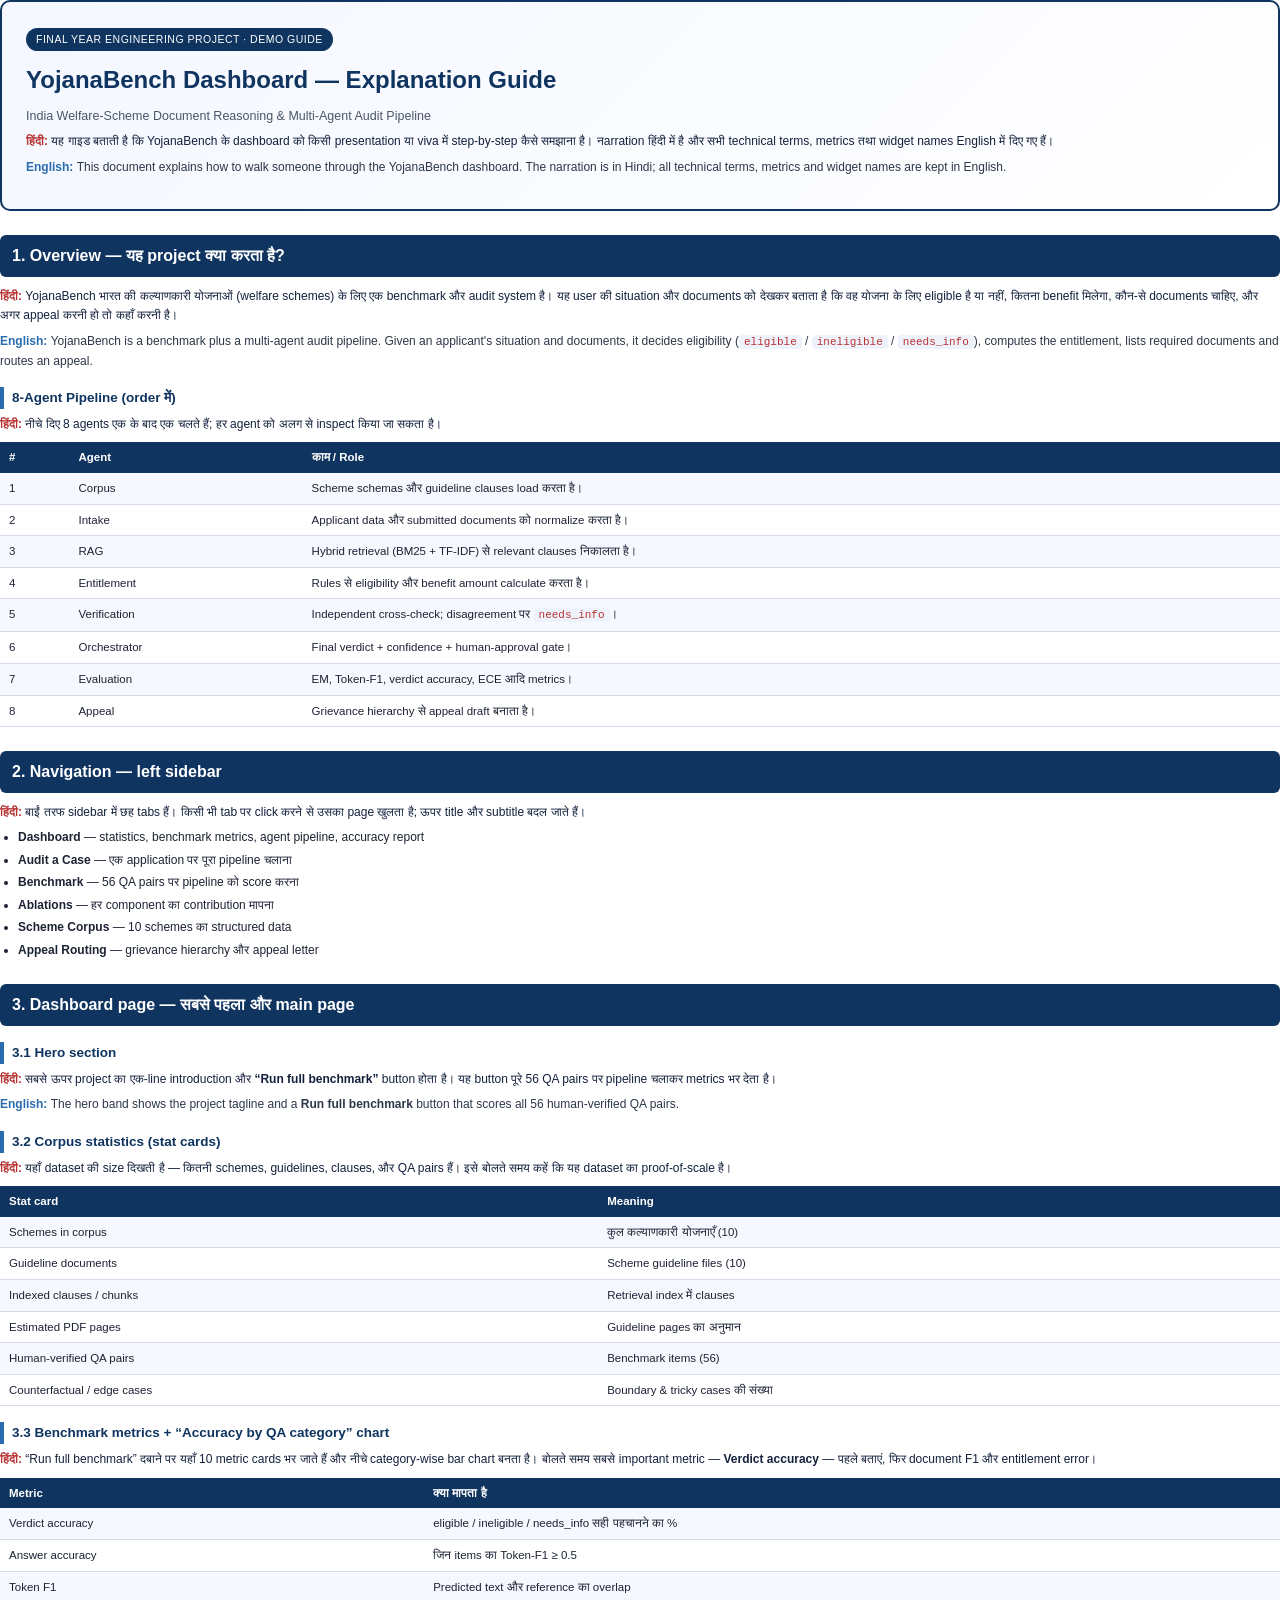
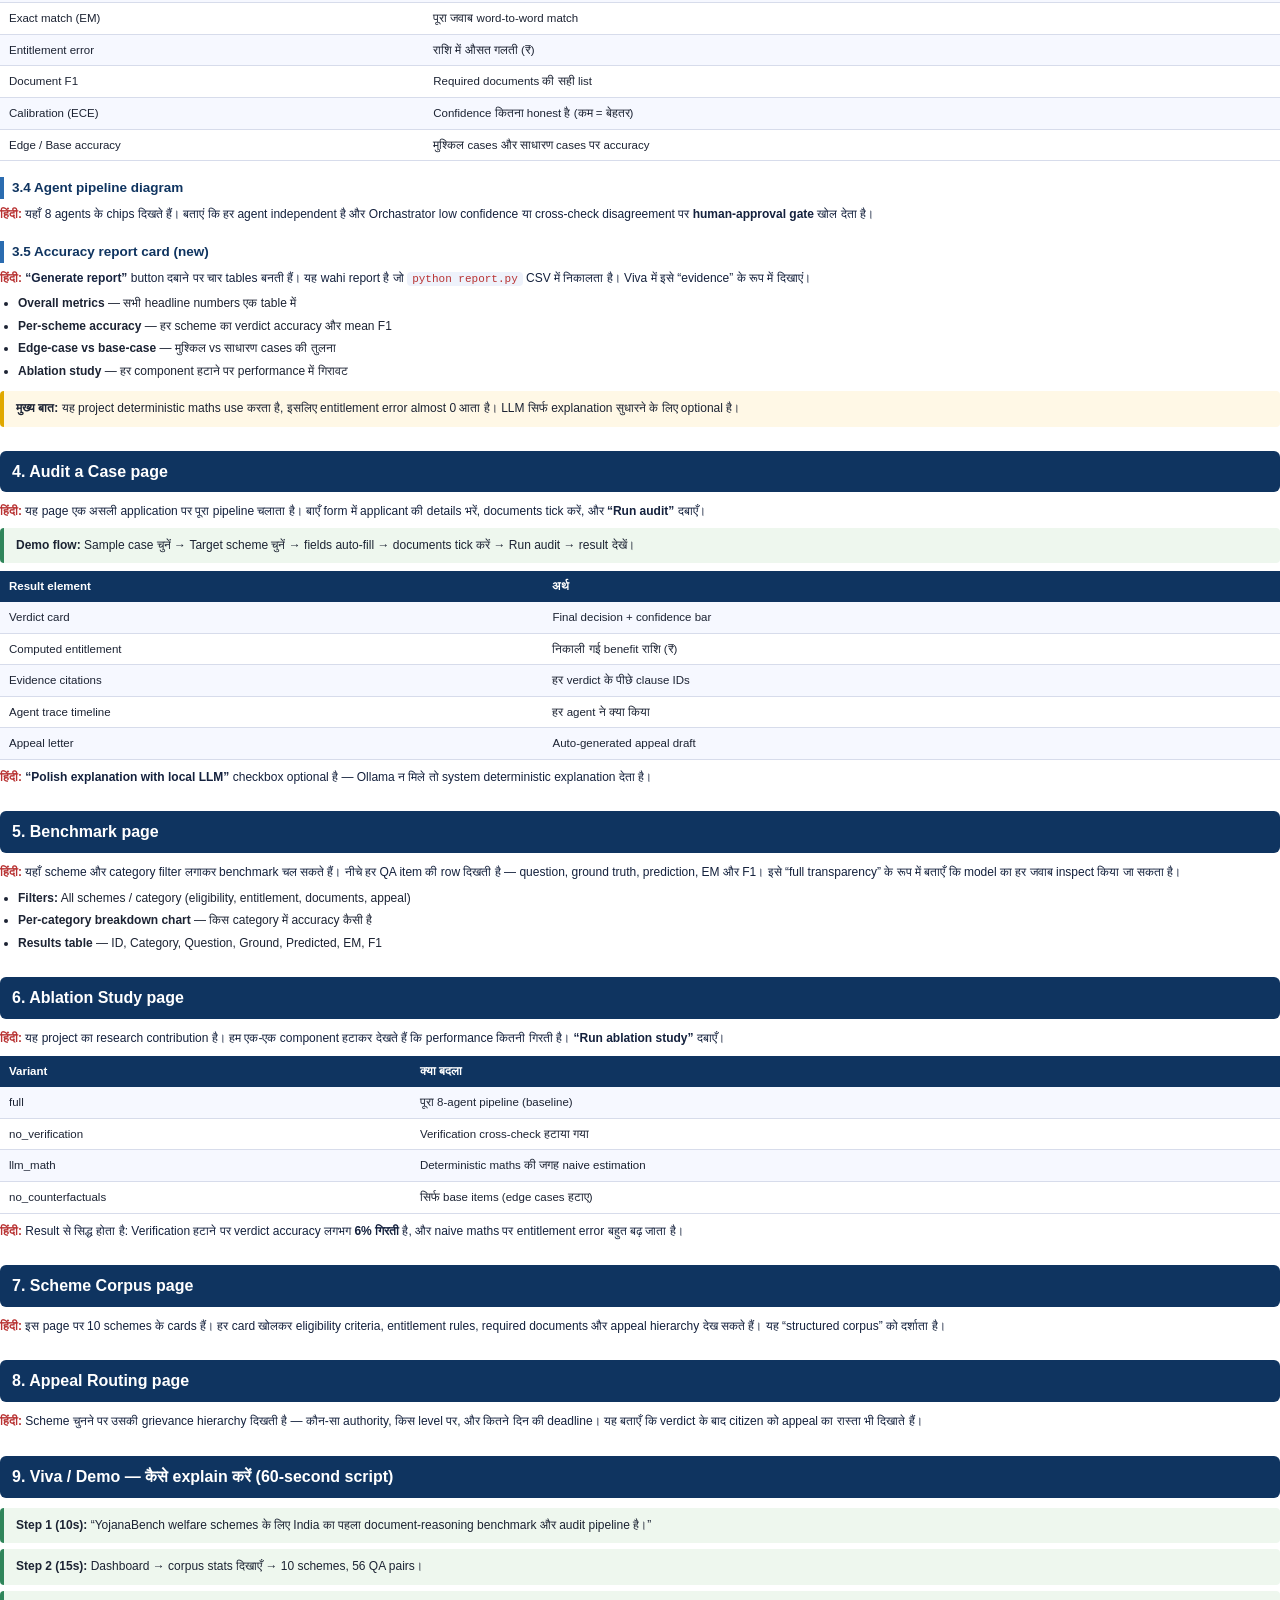
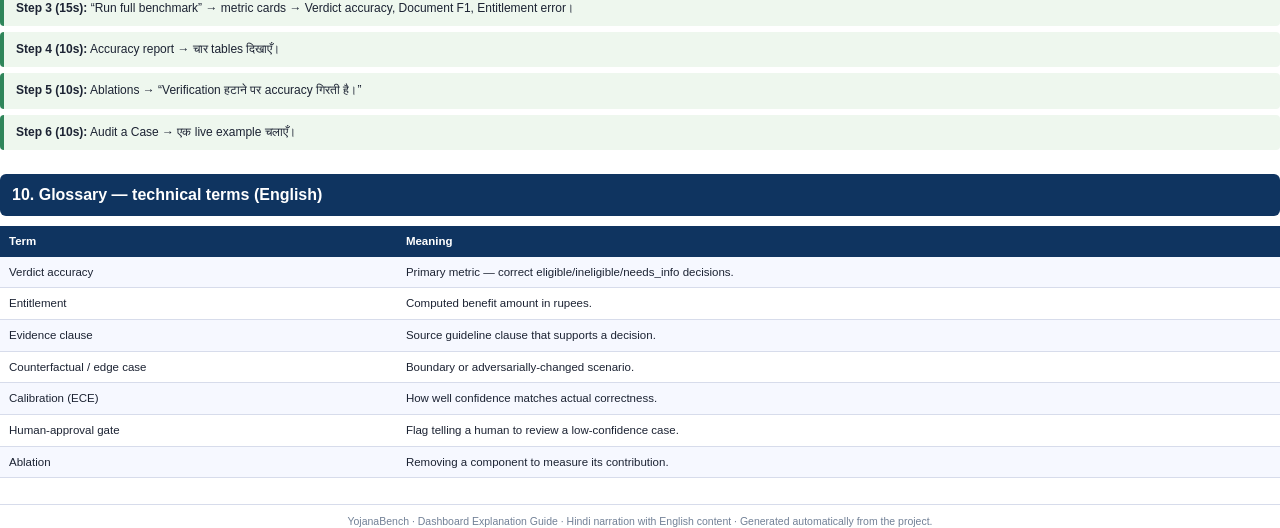
<file: YojanaBench/docs/dashboard_guide.html>
<!DOCTYPE html>
<html lang="hi">
<head>
<meta charset="UTF-8" />
<title>YojanaBench — Dashboard Guide (हिंदी + English)</title>
<style>
  @page { size: A4; margin: 16mm 15mm; }
  * { box-sizing: border-box; -webkit-print-color-adjust: exact; print-color-adjust: exact; }
  body {
    font-family: "Nirmala UI", "Mangal", "Segoe UI", sans-serif;
    color: #1c2333; font-size: 12px; line-height: 1.62; margin: 0;
  }
  h1 { font-size: 24px; color: #0f3460; margin: 0 0 2px; }
  h2 { font-size: 16px; color: #fff; background: #0f3460; padding: 8px 12px;
       border-radius: 6px; margin: 24px 0 10px; }
  h3 { font-size: 13.5px; color: #0f3460; margin: 16px 0 6px; border-left: 4px solid #2b6cb0;
       padding-left: 8px; }
  p { margin: 6px 0; }
  .sub { color: #4a5568; font-size: 12.5px; }
  .cover { border: 2px solid #0f3460; border-radius: 10px; padding: 26px 24px; margin-bottom: 8px;
           background: linear-gradient(135deg,#f4f7ff,#ffffff); }
  .tag { display: inline-block; background: #0f3460; color: #fff; font-size: 10.5px;
         padding: 3px 10px; border-radius: 20px; letter-spacing: .5px; margin-bottom: 10px; }
  .hi { color: #14213d; }
  .hi::before { content: "हिंदी: "; font-weight: 700; color: #b83232; }
  .en { color: #2d3748; }
  .en::before { content: "English: "; font-weight: 700; color: #2b6cb0; }
  ul { margin: 6px 0 6px 18px; padding: 0; }
  li { margin: 3px 0; }
  table { width: 100%; border-collapse: collapse; margin: 8px 0; font-size: 11.5px; }
  th { background: #0f3460; color: #fff; text-align: left; padding: 6px 9px; }
  td { border-bottom: 1px solid #d7dceb; padding: 6px 9px; vertical-align: top; }
  tr:nth-child(even) td { background: #f6f8ff; }
  code { background: #eef2fb; color: #b83232; padding: 1px 5px; border-radius: 4px;
         font-family: Consolas, monospace; font-size: 11px; }
  .note { background: #fff8e6; border-left: 4px solid #e0a800; padding: 8px 12px;
          border-radius: 4px; margin: 10px 0; }
  .step { background: #eef7ee; border-left: 4px solid #2f855a; padding: 8px 12px;
          border-radius: 4px; margin: 6px 0; }
  .footer { margin-top: 26px; border-top: 1px solid #d7dceb; padding-top: 8px;
            font-size: 10.5px; color: #718096; text-align: center; }
  .avoid { break-inside: avoid; }
  .pagebreak { break-before: page; }
</style>
</head>
<body>

<!-- ===================== COVER ===================== -->
<div class="cover">
  <span class="tag">FINAL YEAR ENGINEERING PROJECT · DEMO GUIDE</span>
  <h1>YojanaBench Dashboard — Explanation Guide</h1>
  <p class="sub">India Welfare-Scheme Document Reasoning &amp; Multi-Agent Audit Pipeline</p>
  <p class="hi">यह गाइड बताती है कि YojanaBench के dashboard को किसी presentation या viva
     में step-by-step कैसे समझाना है। नarration हिंदी में है और सभी technical terms,
     metrics तथा widget names English में दिए गए हैं।</p>
  <p class="en">This document explains how to walk someone through the YojanaBench
     dashboard. The narration is in Hindi; all technical terms, metrics and widget
     names are kept in English.</p>
</div>

<!-- ===================== OVERVIEW ===================== -->
<h2>1. Overview — यह project क्या करता है?</h2>
<p class="hi">YojanaBench भारत की कल्याणकारी योजनाओं (welfare schemes) के लिए एक
   benchmark और audit system है। यह user की situation और documents को देखकर बताता है
   कि वह योजना के लिए eligible है या नहीं, कितना benefit मिलेगा, कौन-से documents चाहिए,
   और अगर appeal करनी हो तो कहाँ करनी है।</p>
<p class="en">YojanaBench is a benchmark plus a multi-agent audit pipeline. Given an
   applicant's situation and documents, it decides eligibility
   (<code>eligible</code> / <code>ineligible</code> / <code>needs_info</code>),
   computes the entitlement, lists required documents and routes an appeal.</p>

<h3>8-Agent Pipeline (order में)</h3>
<p class="hi">नीचे दिए 8 agents एक के बाद एक चलते हैं; हर agent को अलग से inspect किया जा सकता है।</p>
<table class="avoid">
  <tr><th>#</th><th>Agent</th><th>काम / Role</th></tr>
  <tr><td>1</td><td>Corpus</td><td>Scheme schemas और guideline clauses load करता है।</td></tr>
  <tr><td>2</td><td>Intake</td><td>Applicant data और submitted documents को normalize करता है।</td></tr>
  <tr><td>3</td><td>RAG</td><td>Hybrid retrieval (BM25 + TF-IDF) से relevant clauses निकालता है।</td></tr>
  <tr><td>4</td><td>Entitlement</td><td>Rules से eligibility और benefit amount calculate करता है।</td></tr>
  <tr><td>5</td><td>Verification</td><td>Independent cross-check; disagreement पर <code>needs_info</code>।</td></tr>
  <tr><td>6</td><td>Orchestrator</td><td>Final verdict + confidence + human-approval gate।</td></tr>
  <tr><td>7</td><td>Evaluation</td><td>EM, Token-F1, verdict accuracy, ECE आदि metrics।</td></tr>
  <tr><td>8</td><td>Appeal</td><td>Grievance hierarchy से appeal draft बनाता है।</td></tr>
</table>

<!-- ===================== NAVIGATION ===================== -->
<h2>2. Navigation — left sidebar</h2>
<p class="hi">बाईं तरफ sidebar में छह tabs हैं। किसी भी tab पर click करने से उसका page खुलता है;
   ऊपर title और subtitle बदल जाते हैं।</p>
<ul>
  <li><b>Dashboard</b> — statistics, benchmark metrics, agent pipeline, accuracy report</li>
  <li><b>Audit a Case</b> — एक application पर पूरा pipeline चलाना</li>
  <li><b>Benchmark</b> — 56 QA pairs पर pipeline को score करना</li>
  <li><b>Ablations</b> — हर component का contribution मापना</li>
  <li><b>Scheme Corpus</b> — 10 schemes का structured data</li>
  <li><b>Appeal Routing</b> — grievance hierarchy और appeal letter</li>
</ul>

<!-- ===================== DASHBOARD PAGE ===================== -->
<h2>3. Dashboard page — सबसे पहला और main page</h2>

<h3>3.1 Hero section</h3>
<p class="hi">सबसे ऊपर project का एक-line introduction और <b>“Run full benchmark”</b> button होता है।
   यह button पूरे 56 QA pairs पर pipeline चलाकर metrics भर देता है।</p>
<p class="en">The hero band shows the project tagline and a <b>Run full benchmark</b>
   button that scores all 56 human-verified QA pairs.</p>

<h3>3.2 Corpus statistics (stat cards)</h3>
<p class="hi">यहाँ dataset की size दिखती है — कितनी schemes, guidelines, clauses,
   और QA pairs हैं। इसे बोलते समय कहें कि यह dataset का proof-of-scale है।</p>
<table class="avoid">
  <tr><th>Stat card</th><th>Meaning</th></tr>
  <tr><td>Schemes in corpus</td><td>कुल कल्याणकारी योजनाएँ (10)</td></tr>
  <tr><td>Guideline documents</td><td>Scheme guideline files (10)</td></tr>
  <tr><td>Indexed clauses / chunks</td><td>Retrieval index में clauses</td></tr>
  <tr><td>Estimated PDF pages</td><td>Guideline pages का अनुमान</td></tr>
  <tr><td>Human-verified QA pairs</td><td>Benchmark items (56)</td></tr>
  <tr><td>Counterfactual / edge cases</td><td>Boundary &amp; tricky cases की संख्या</td></tr>
</table>

<h3>3.3 Benchmark metrics + “Accuracy by QA category” chart</h3>
<p class="hi">“Run full benchmark” दबाने पर यहाँ 10 metric cards भर जाते हैं और नीचे
   category-wise bar chart बनता है। बोलते समय सबसे important metric — <b>Verdict accuracy</b> —
   पहले बताएं, फिर document F1 और entitlement error।</p>
<table class="avoid">
  <tr><th>Metric</th><th>क्या मापता है</th></tr>
  <tr><td>Verdict accuracy</td><td>eligible / ineligible / needs_info सही पहचानने का %</td></tr>
  <tr><td>Answer accuracy</td><td>जिन items का Token-F1 ≥ 0.5</td></tr>
  <tr><td>Token F1</td><td>Predicted text और reference का overlap</td></tr>
  <tr><td>Exact match (EM)</td><td>पूरा जवाब word-to-word match</td></tr>
  <tr><td>Entitlement error</td><td>राशि में औसत गलती (₹)</td></tr>
  <tr><td>Document F1</td><td>Required documents की सही list</td></tr>
  <tr><td>Calibration (ECE)</td><td>Confidence कितना honest है (कम = बेहतर)</td></tr>
  <tr><td>Edge / Base accuracy</td><td>मुश्किल cases और साधारण cases पर accuracy</td></tr>
</table>

<h3>3.4 Agent pipeline diagram</h3>
<p class="hi">यहाँ 8 agents के chips दिखते हैं। बताएं कि हर agent independent है और
   Orchastrator low confidence या cross-check disagreement पर <b>human-approval gate</b> खोल देता है।</p>

<h3>3.5 Accuracy report card (new)</h3>
<p class="hi"><b>“Generate report”</b> button दबाने पर चार tables बनती हैं। यह wahi report है
   जो <code>python report.py</code> CSV में निकालता है। Viva में इसे “evidence” के रूप में दिखाएं।</p>
<ul>
  <li><b>Overall metrics</b> — सभी headline numbers एक table में</li>
  <li><b>Per-scheme accuracy</b> — हर scheme का verdict accuracy और mean F1</li>
  <li><b>Edge-case vs base-case</b> — मुश्किल vs साधारण cases की तुलना</li>
  <li><b>Ablation study</b> — हर component हटाने पर performance में गिरावट</li>
</ul>
<div class="note"><b>मुख्य बात:</b> यह project deterministic maths use करता है, इसलिए
   entitlement error almost 0 आता है। LLM सिर्फ explanation सुधारने के लिए optional है।</div>

<!-- ===================== AUDIT PAGE ===================== -->
<div class="pagebreak"></div>
<h2>4. Audit a Case page</h2>
<p class="hi">यह page एक असली application पर पूरा pipeline चलाता है। बाएँ form में applicant की
   details भरें, documents tick करें, और <b>“Run audit”</b> दबाएँ।</p>
<div class="step"><b>Demo flow:</b> Sample case चुनें → Target scheme चुनें → fields auto-fill
   → documents tick करें → Run audit → result देखें।</div>
<table class="avoid">
  <tr><th>Result element</th><th>अर्थ</th></tr>
  <tr><td>Verdict card</td><td>Final decision + confidence bar</td></tr>
  <tr><td>Computed entitlement</td><td>निकाली गई benefit राशि (₹)</td></tr>
  <tr><td>Evidence citations</td><td>हर verdict के पीछे clause IDs</td></tr>
  <tr><td>Agent trace timeline</td><td>हर agent ने क्या किया</td></tr>
  <tr><td>Appeal letter</td><td>Auto-generated appeal draft</td></tr>
</table>
<p class="hi"><b>“Polish explanation with local LLM”</b> checkbox optional है — Ollama न मिले तो
   system deterministic explanation देता है।</p>

<!-- ===================== BENCHMARK PAGE ===================== -->
<h2>5. Benchmark page</h2>
<p class="hi">यहाँ scheme और category filter लगाकर benchmark चल सकते हैं। नीचे हर QA item
   की row दिखती है — question, ground truth, prediction, EM और F1। इसे “full transparency” के
   रूप में बताएँ कि model का हर जवाब inspect किया जा सकता है।</p>
<ul>
  <li><b>Filters:</b> All schemes / category (eligibility, entitlement, documents, appeal)</li>
  <li><b>Per-category breakdown chart</b> — किस category में accuracy कैसी है</li>
  <li><b>Results table</b> — ID, Category, Question, Ground, Predicted, EM, F1</li>
</ul>

<!-- ===================== ABLATIONS PAGE ===================== -->
<h2>6. Ablation Study page</h2>
<p class="hi">यह project का research contribution है। हम एक-एक component हटाकर देखते हैं कि
   performance कितनी गिरती है। <b>“Run ablation study”</b> दबाएँ।</p>
<table class="avoid">
  <tr><th>Variant</th><th>क्या बदला</th></tr>
  <tr><td>full</td><td>पूरा 8-agent pipeline (baseline)</td></tr>
  <tr><td>no_verification</td><td>Verification cross-check हटाया गया</td></tr>
  <tr><td>llm_math</td><td>Deterministic maths की जगह naive estimation</td></tr>
  <tr><td>no_counterfactuals</td><td>सिर्फ base items (edge cases हटाए)</td></tr>
</table>
<p class="hi">Result से सिद्ध होता है: Verification हटाने पर verdict accuracy लगभग
   <b>6% गिरती</b> है, और naive maths पर entitlement error बहुत बढ़ जाता है।</p>

<!-- ===================== SCHEMES PAGE ===================== -->
<h2>7. Scheme Corpus page</h2>
<p class="hi">इस page पर 10 schemes के cards हैं। हर card खोलकर eligibility criteria,
   entitlement rules, required documents और appeal hierarchy देख सकते हैं। यह
   “structured corpus” को दर्शाता है।</p>

<!-- ===================== APPEAL PAGE ===================== -->
<h2>8. Appeal Routing page</h2>
<p class="hi">Scheme चुनने पर उसकी grievance hierarchy दिखती है — कौन-सा authority,
   किस level पर, और कितने दिन की deadline। यह बताएँ कि verdict के बाद citizen को
   appeal का रास्ता भी दिखाते हैं।</p>

<!-- ===================== VIVA TIPS ===================== -->
<div class="pagebreak"></div>
<h2>9. Viva / Demo — कैसे explain करें (60-second script)</h2>
<div class="step"><b>Step 1 (10s):</b> “YojanaBench welfare schemes के लिए India का पहला
   document-reasoning benchmark और audit pipeline है।”</div>
<div class="step"><b>Step 2 (15s):</b> Dashboard → corpus stats दिखाएँ → 10 schemes, 56 QA pairs।</div>
<div class="step"><b>Step 3 (15s):</b> “Run full benchmark” → metric cards → Verdict accuracy,
   Document F1, Entitlement error।</div>
<div class="step"><b>Step 4 (10s):</b> Accuracy report → चार tables दिखाएँ।</div>
<div class="step"><b>Step 5 (10s):</b> Ablations → “Verification हटाने पर accuracy गिरती है।”</div>
<div class="step"><b>Step 6 (10s):</b> Audit a Case → एक live example चलाएँ।</div>

<h2>10. Glossary — technical terms (English)</h2>
<table class="avoid">
  <tr><th>Term</th><th>Meaning</th></tr>
  <tr><td>Verdict accuracy</td><td>Primary metric — correct eligible/ineligible/needs_info decisions.</td></tr>
  <tr><td>Entitlement</td><td>Computed benefit amount in rupees.</td></tr>
  <tr><td>Evidence clause</td><td>Source guideline clause that supports a decision.</td></tr>
  <tr><td>Counterfactual / edge case</td><td>Boundary or adversarially-changed scenario.</td></tr>
  <tr><td>Calibration (ECE)</td><td>How well confidence matches actual correctness.</td></tr>
  <tr><td>Human-approval gate</td><td>Flag telling a human to review a low-confidence case.</td></tr>
  <tr><td>Ablation</td><td>Removing a component to measure its contribution.</td></tr>
</table>

<div class="footer">
  YojanaBench · Dashboard Explanation Guide · Hindi narration with English content ·
  Generated automatically from the project.
</div>

</body>
</html>
</file>
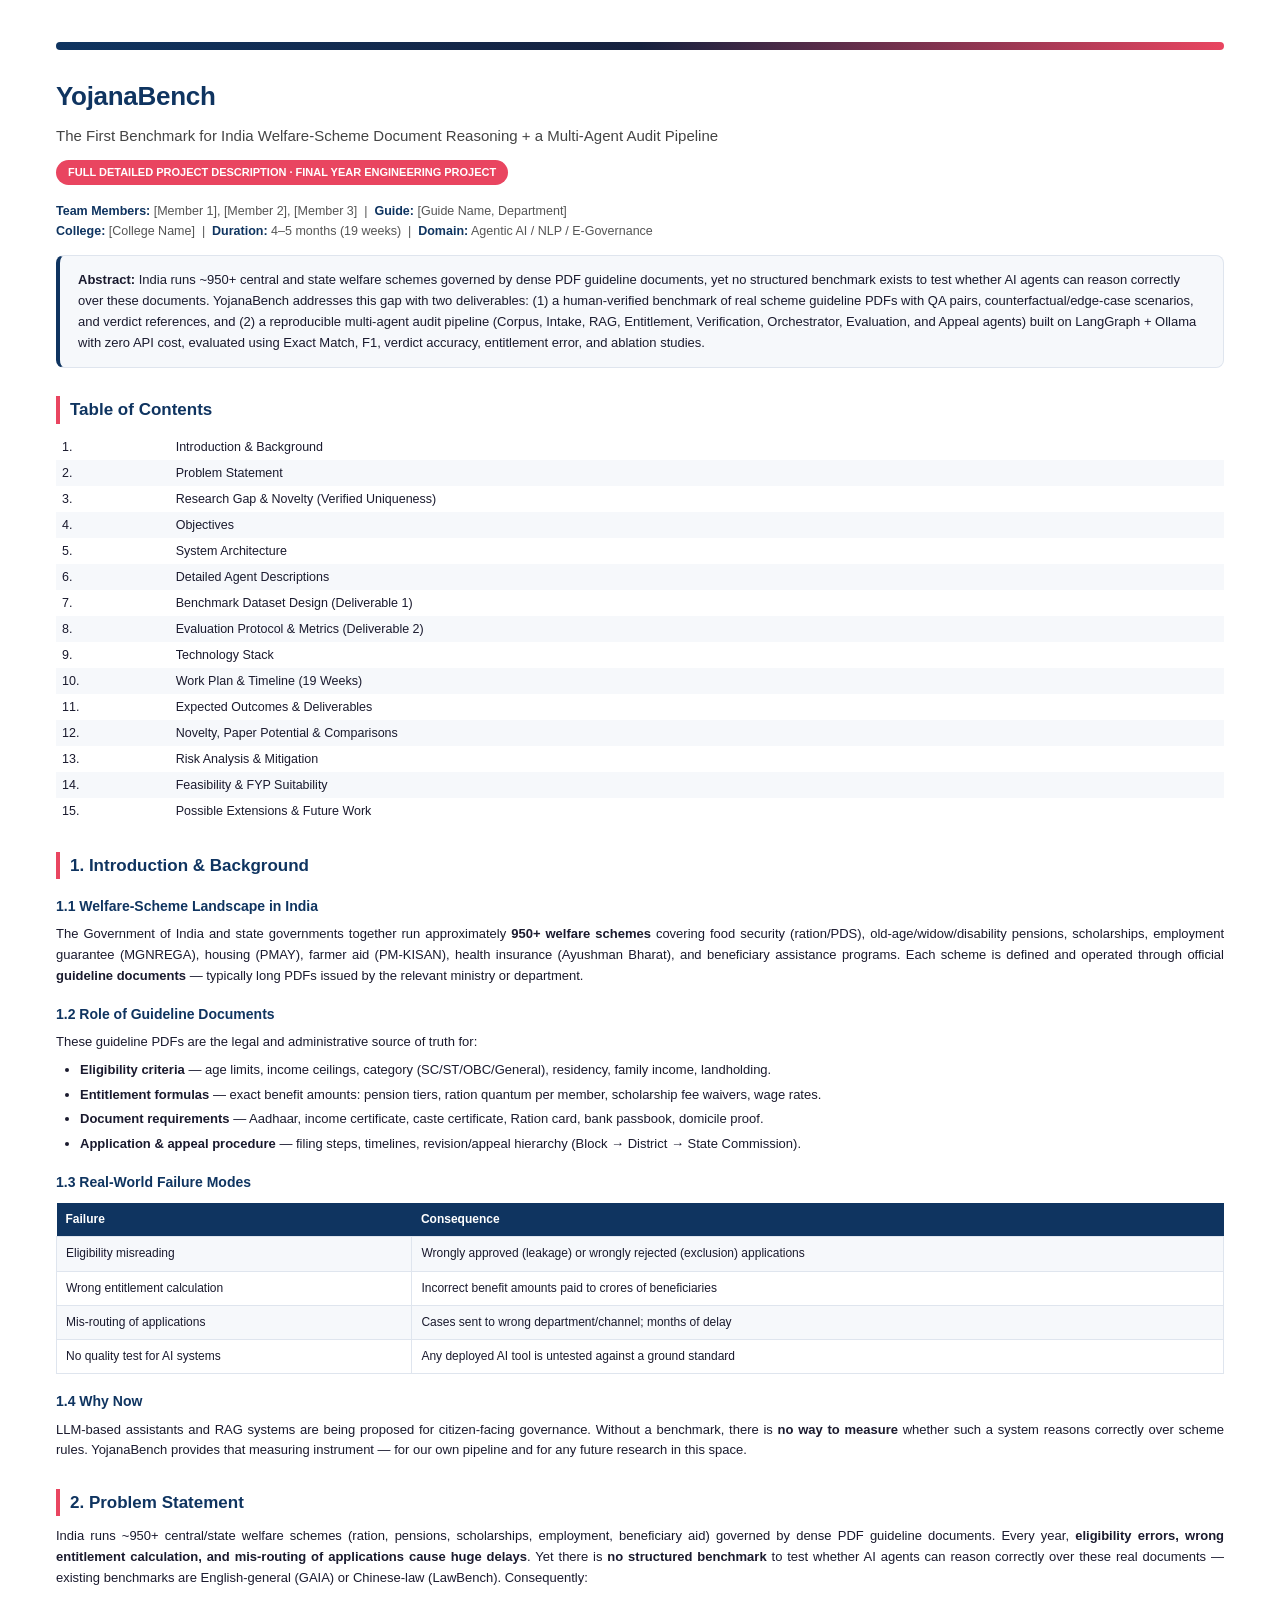
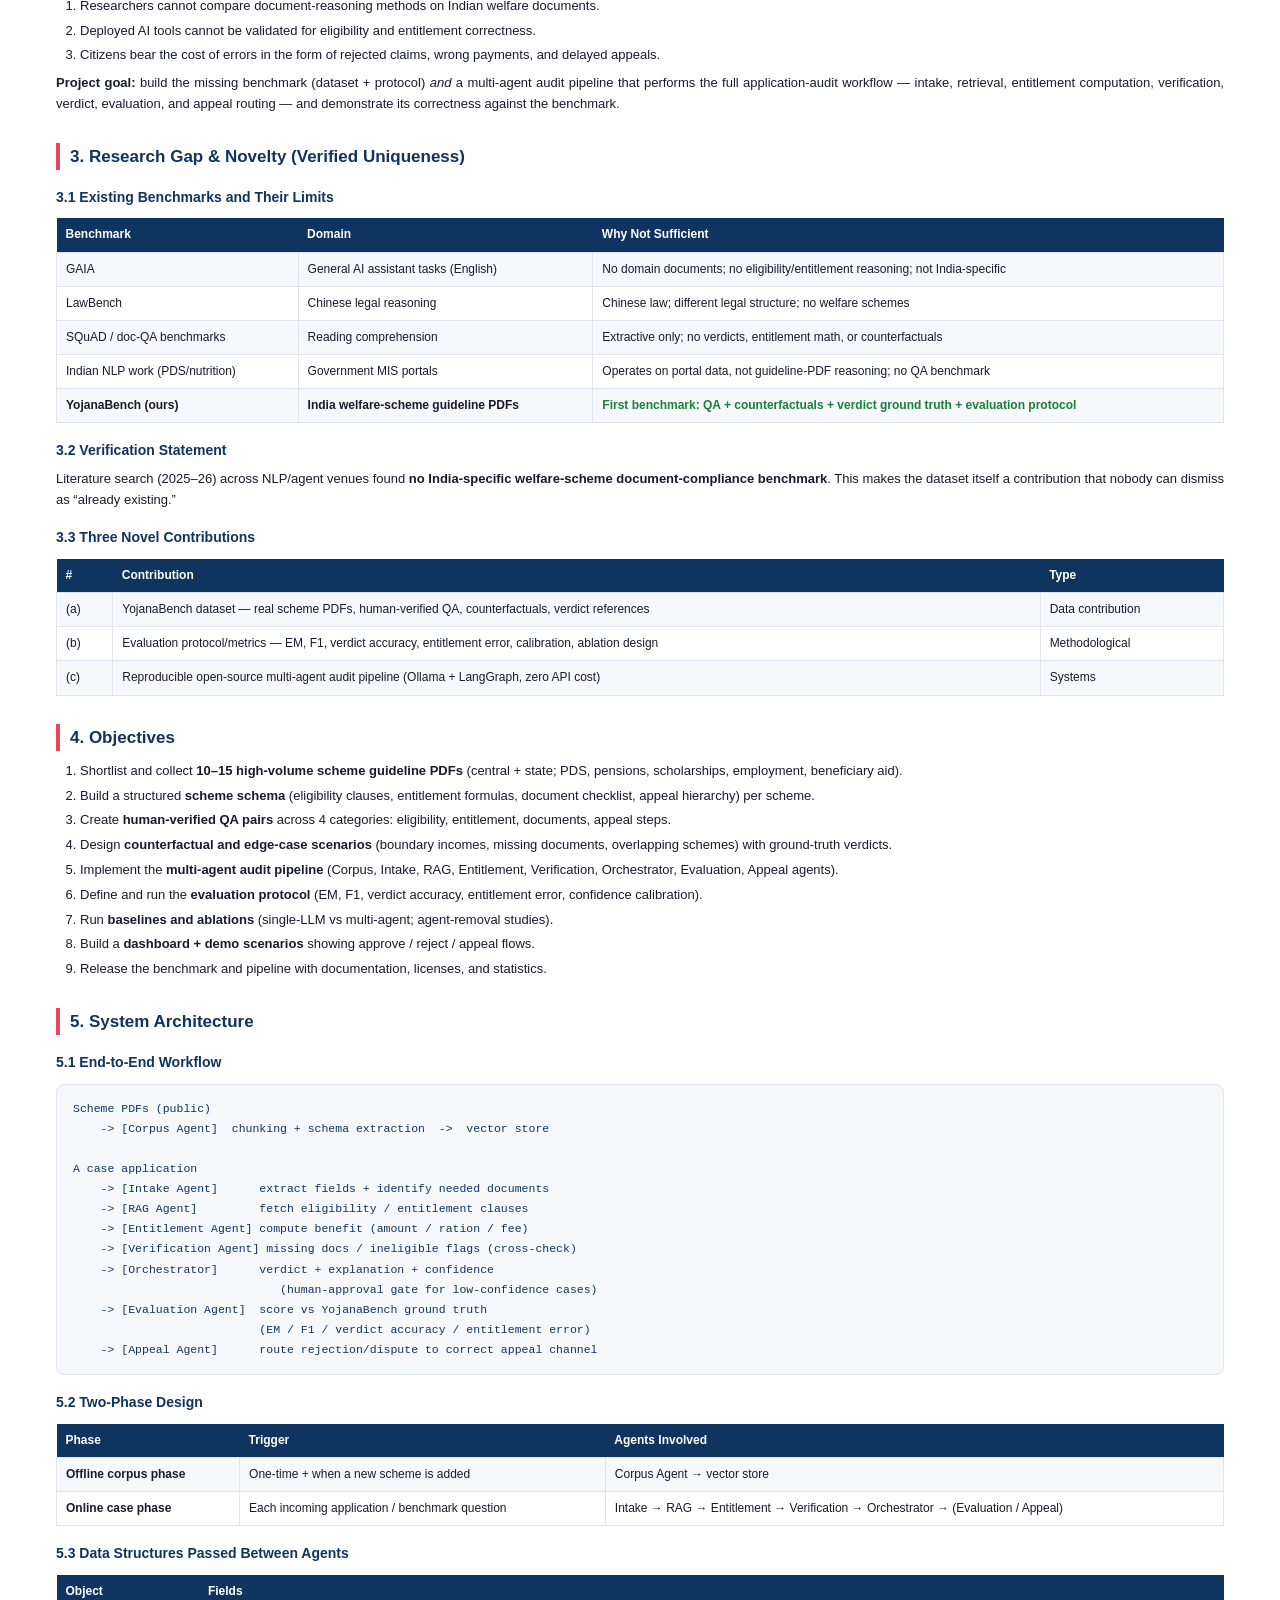
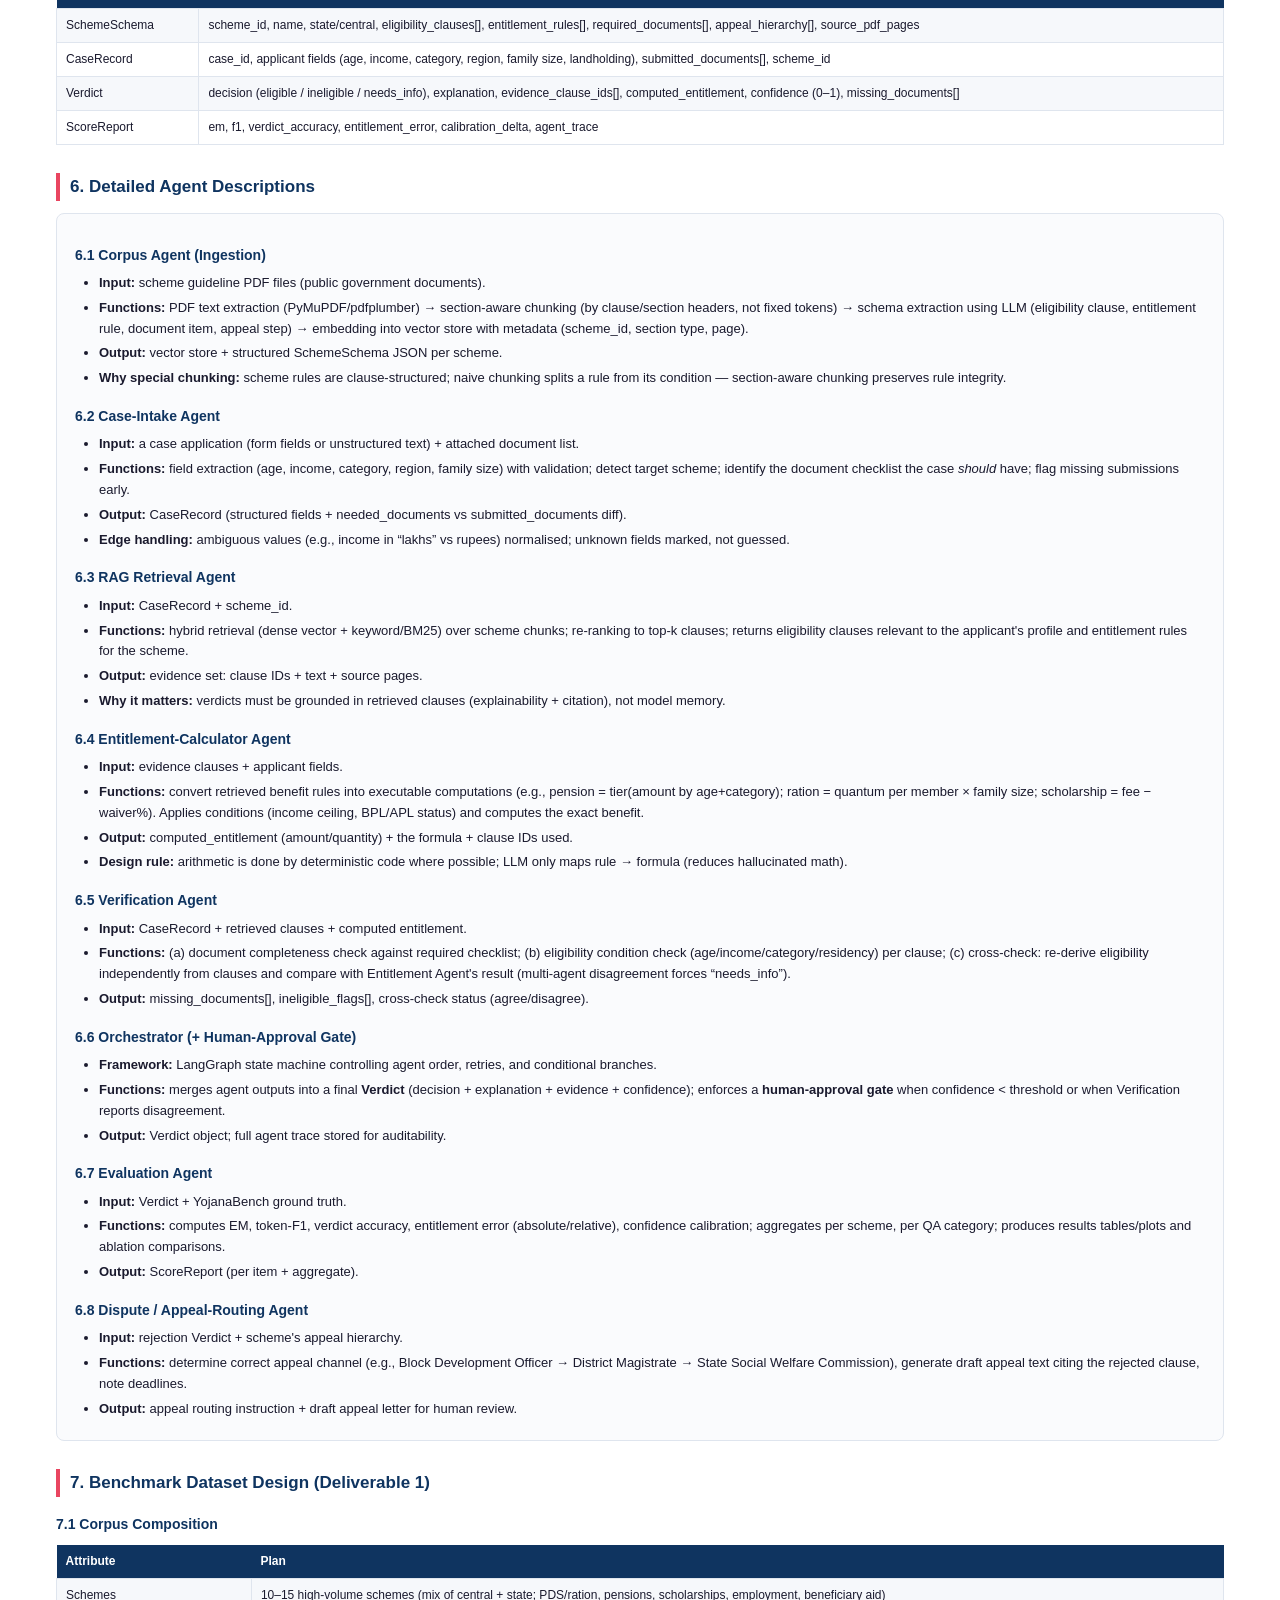
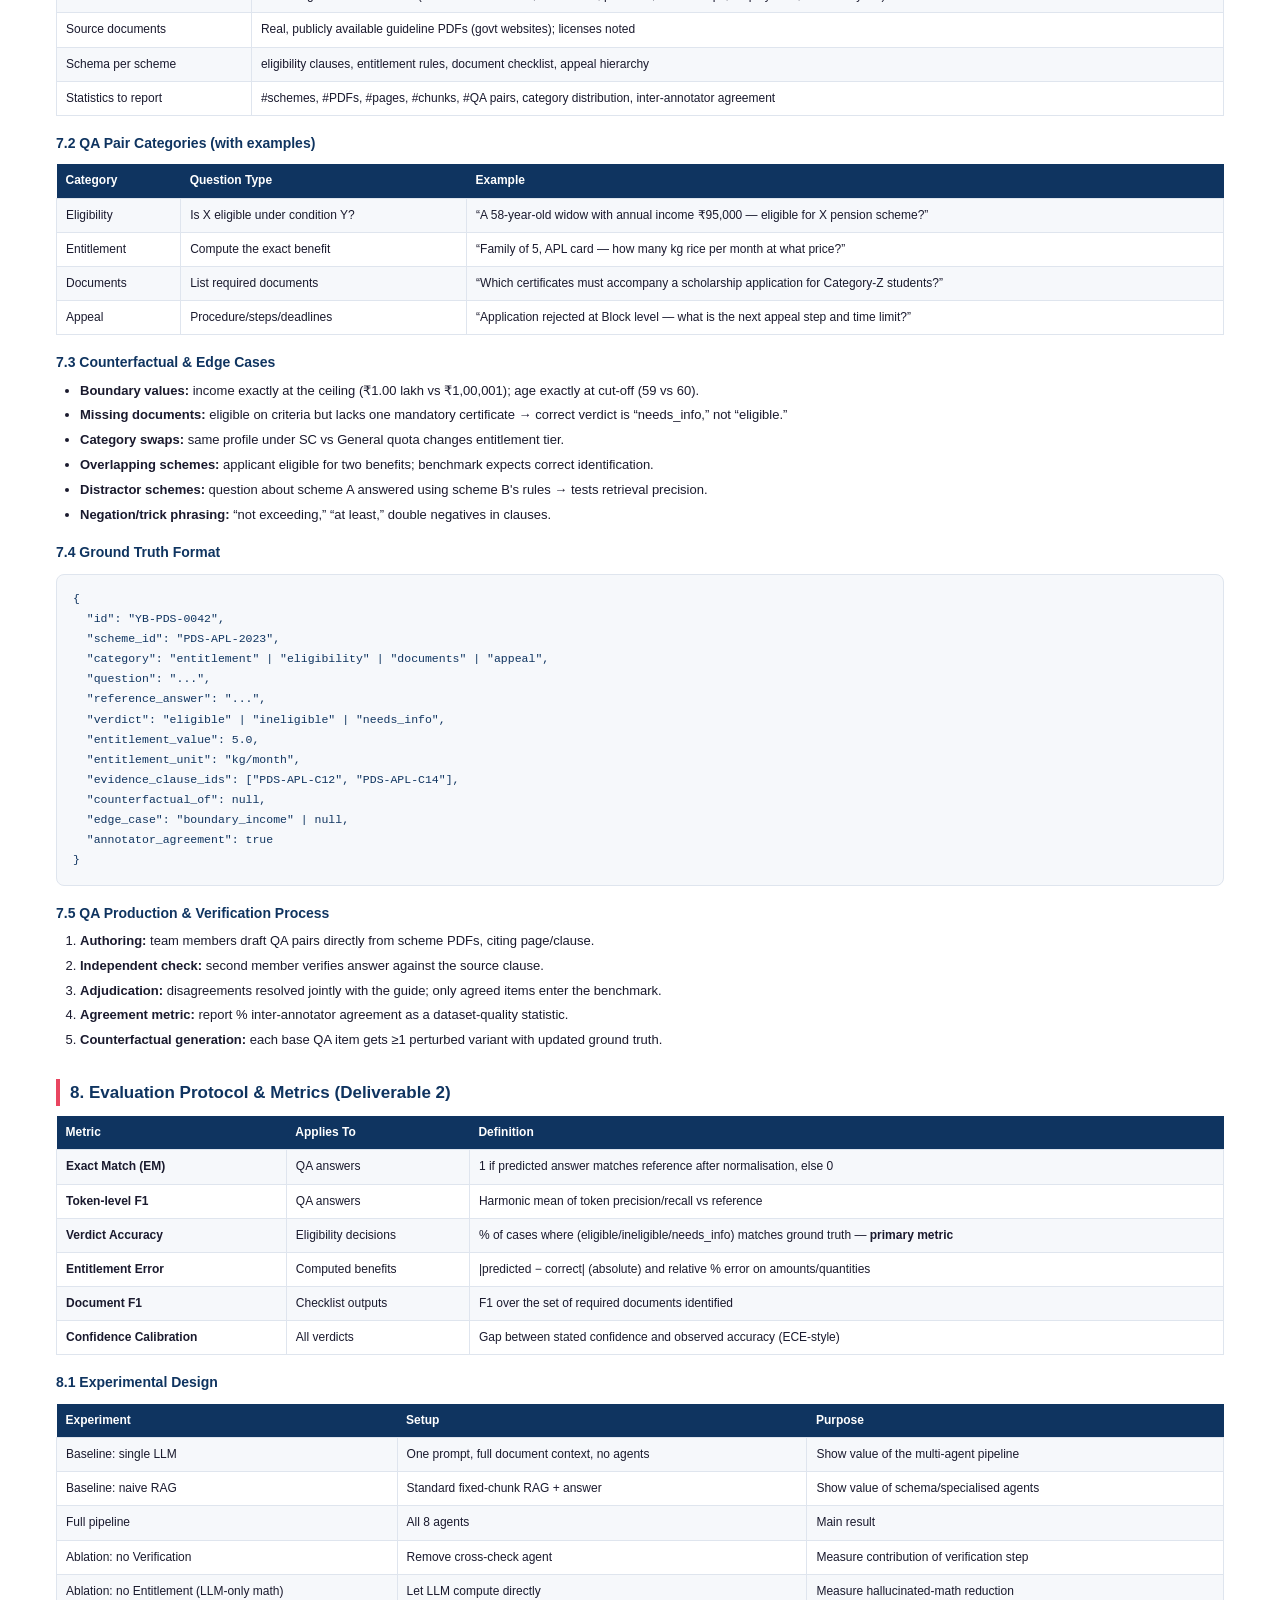
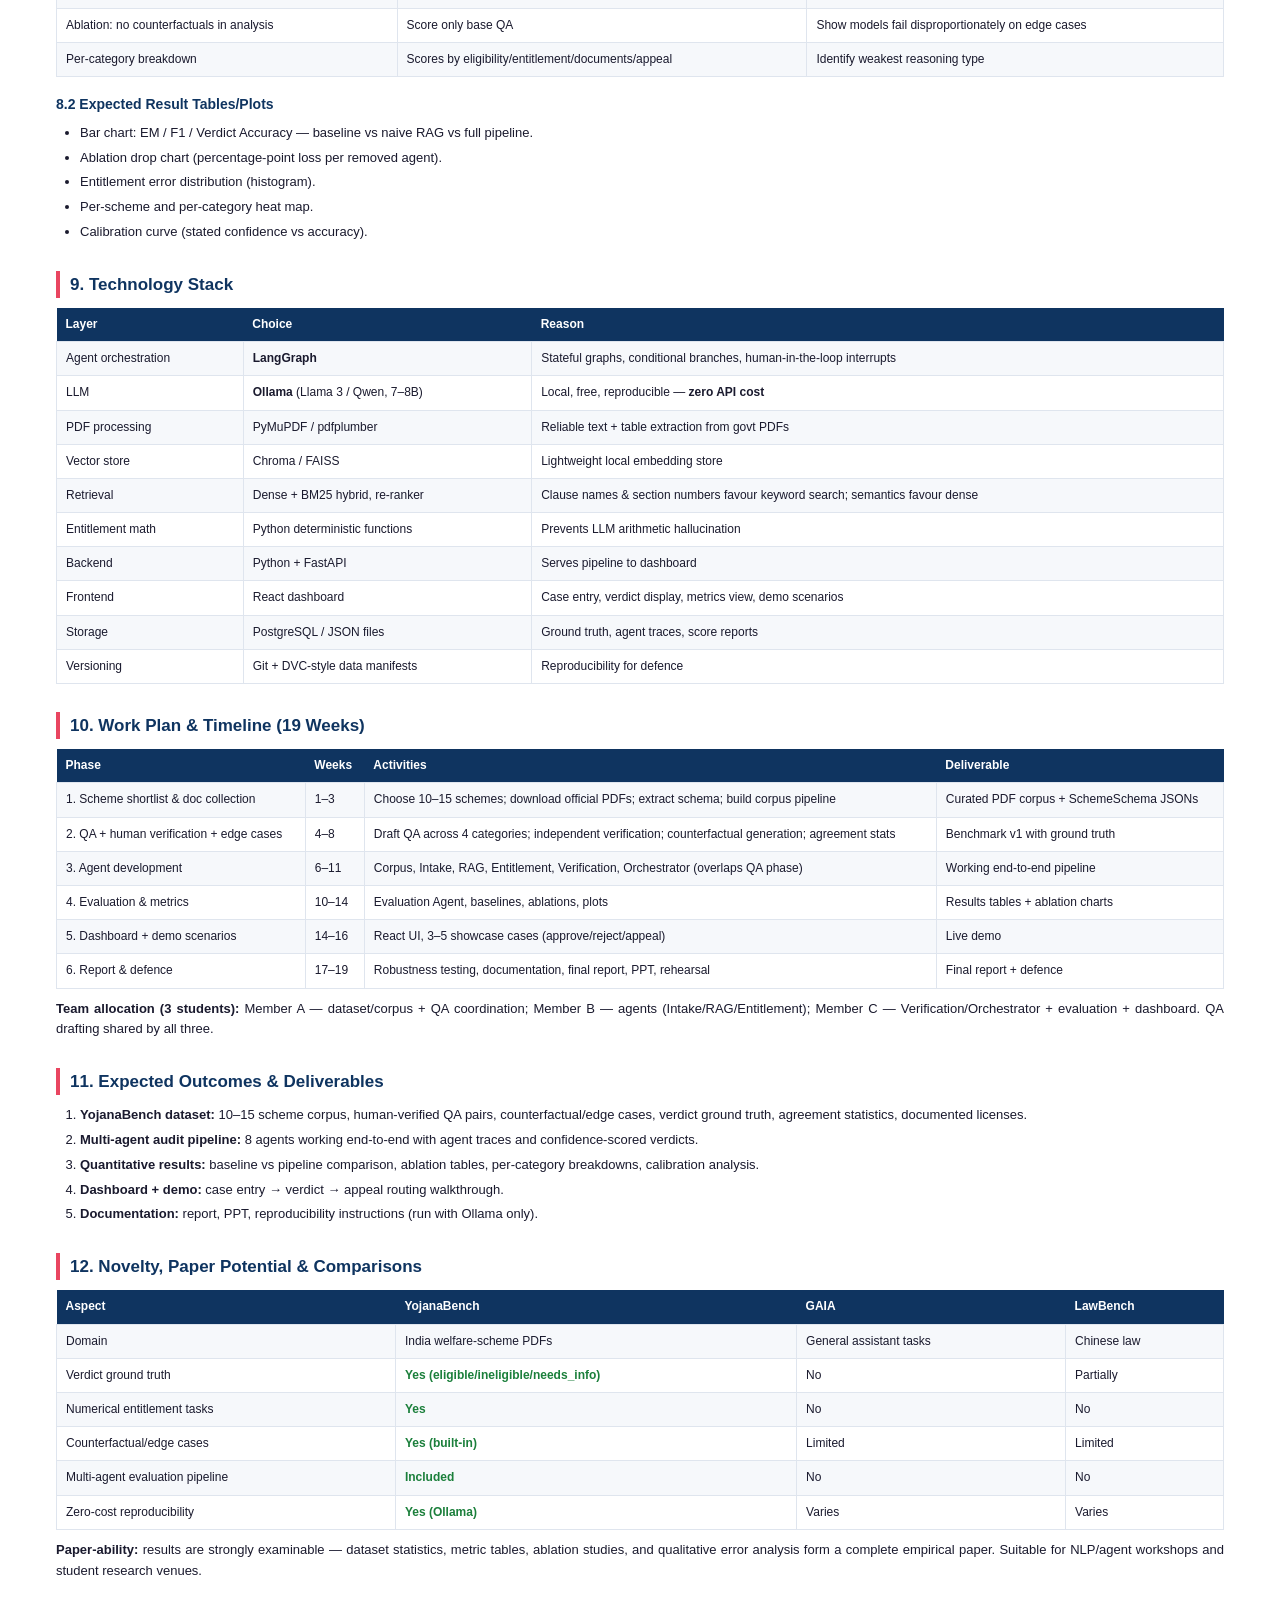
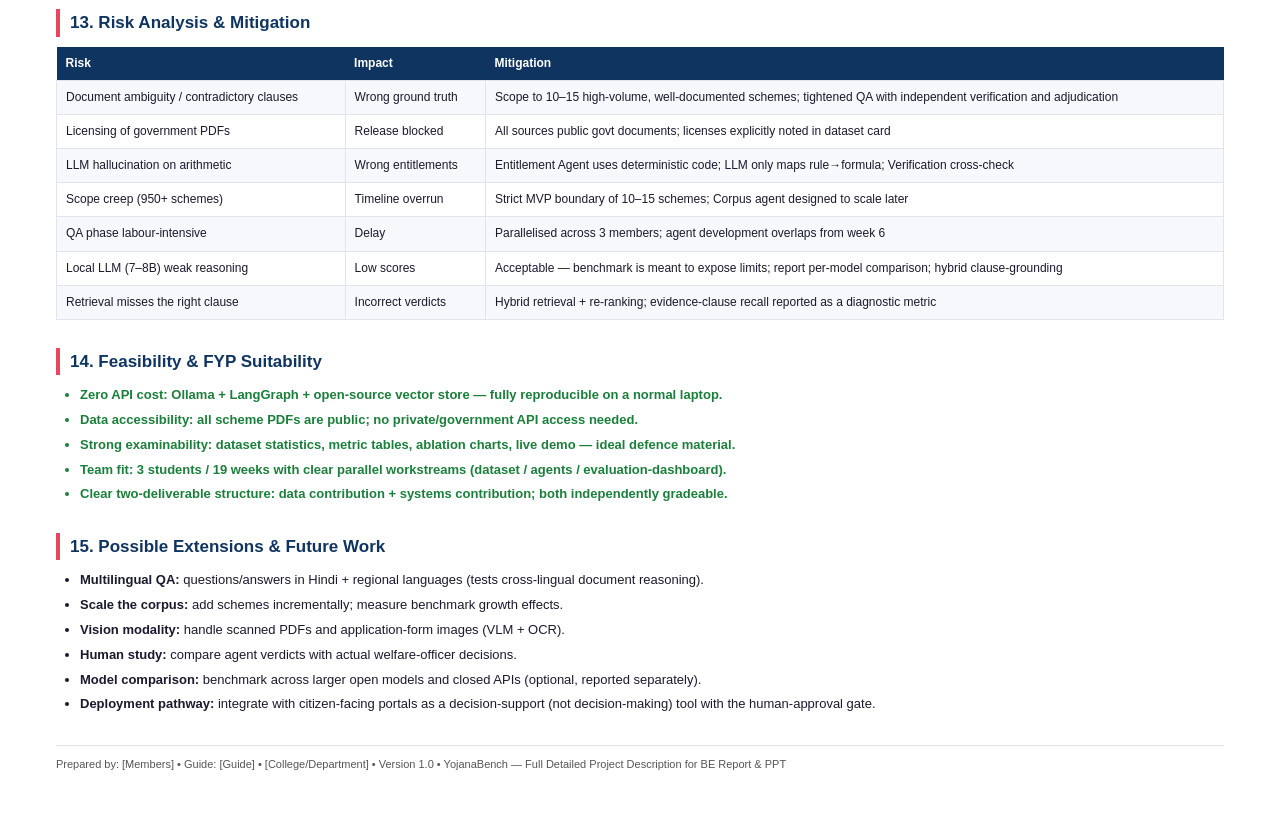
<file: YojanaBench/docs/YojanaBench_Full_Description.html>
<!DOCTYPE html>
<html lang="en">
<head>
<meta charset="UTF-8">
<title>YojanaBench — Full Detailed Project Description</title>
<style>
  * { box-sizing: border-box; margin: 0; padding: 0; }
  body {
    font-family: 'Segoe UI', Arial, sans-serif; color: #1a1a2e; background: #fff;
    line-height: 1.6; font-size: 13px; padding: 42px 56px;
  }
  .band { height: 8px; background: linear-gradient(90deg,#0f3460,#16213e,#e94560); border-radius: 6px; margin-bottom: 26px; }
  h1 { font-size: 26px; color: #0f3460; letter-spacing: -0.3px; }
  .subtitle { font-size: 15px; color: #444; margin-top: 6px; }
  .tagline { display: inline-block; background: #e94560; color: #fff; font-size: 11px; font-weight: 700; padding: 4px 12px; border-radius: 20px; margin-top: 12px; }
  .meta { margin: 16px 0 6px; color: #555; font-size: 12.5px; }
  .meta b { color: #0f3460; }
  h2 { font-size: 17px; color: #0f3460; margin: 28px 0 10px; padding-left: 10px; border-left: 4px solid #e94560; page-break-after: avoid; }
  h3 { font-size: 14px; color: #0f3460; margin: 16px 0 6px; page-break-after: avoid; }
  h4 { font-size: 12.5px; color: #16213e; margin: 10px 0 4px; }
  p { margin: 7px 0; text-align: justify; }
  ul, ol { margin: 7px 0 7px 24px; }
  li { margin: 4px 0; }
  .abstract { background: #f6f8fb; border: 1px solid #dfe5ee; border-left: 4px solid #0f3460; border-radius: 8px; padding: 14px 18px; margin: 14px 0; }
  .flow { background: #f6f8fb; border: 1px solid #dfe5ee; border-radius: 8px; padding: 14px 16px; font-family: Consolas, monospace; font-size: 11.5px; color: #0f3460; line-height: 1.75; white-space: pre; margin: 10px 0; page-break-inside: avoid; }
  table { border-collapse: collapse; width: 100%; margin: 10px 0; font-size: 12px; page-break-inside: avoid; }
  th { background: #0f3460; color: #fff; text-align: left; padding: 7px 9px; }
  td { border: 1px solid #dfe5ee; padding: 7px 9px; vertical-align: top; }
  tr:nth-child(even) td { background: #f6f8fb; }
  .card { border: 1px solid #dfe5ee; border-radius: 8px; padding: 14px 18px; margin: 12px 0; background: #fafbfd; page-break-inside: avoid; }
  .ok { color: #1b7f3b; font-weight: 700; }
  .warn { color: #b45309; font-weight: 700; }
  .rej { color: #b91c1c; font-weight: 700; }
  .section { page-break-before: always; }
  .footer { margin-top: 30px; padding-top: 10px; border-top: 1px solid #dfe5ee; color: #555; font-size: 11px; }
  .toc td { border: none; padding: 3px 6px; font-size: 12.5px; }
  .note { background: #fff7ed; border: 1px solid #fcd9a4; border-radius: 6px; padding: 10px 14px; margin: 10px 0; font-size: 12px; }
</style>
</head>
<body>

<div class="band"></div>

<h1>YojanaBench</h1>
<div class="subtitle">The First Benchmark for India Welfare-Scheme Document Reasoning + a Multi-Agent Audit Pipeline</div>
<span class="tagline">FULL DETAILED PROJECT DESCRIPTION &middot; FINAL YEAR ENGINEERING PROJECT</span>

<div class="meta">
  <b>Team Members:</b> [Member 1], [Member 2], [Member 3] &nbsp;|&nbsp; <b>Guide:</b> [Guide Name, Department]<br>
  <b>College:</b> [College Name] &nbsp;|&nbsp; <b>Duration:</b> 4&ndash;5 months (19 weeks) &nbsp;|&nbsp; <b>Domain:</b> Agentic AI / NLP / E-Governance
</div>

<div class="abstract">
<b>Abstract:</b> India runs ~950+ central and state welfare schemes governed by dense PDF guideline documents, yet no structured benchmark exists to test whether AI agents can reason correctly over these documents. YojanaBench addresses this gap with two deliverables: (1) a human-verified benchmark of real scheme guideline PDFs with QA pairs, counterfactual/edge-case scenarios, and verdict references, and (2) a reproducible multi-agent audit pipeline (Corpus, Intake, RAG, Entitlement, Verification, Orchestrator, Evaluation, and Appeal agents) built on LangGraph + Ollama with zero API cost, evaluated using Exact Match, F1, verdict accuracy, entitlement error, and ablation studies.
</div>

<h2>Table of Contents</h2>
<table class="toc">
  <tr><td>1.</td><td>Introduction &amp; Background</td></tr>
  <tr><td>2.</td><td>Problem Statement</td></tr>
  <tr><td>3.</td><td>Research Gap &amp; Novelty (Verified Uniqueness)</td></tr>
  <tr><td>4.</td><td>Objectives</td></tr>
  <tr><td>5.</td><td>System Architecture</td></tr>
  <tr><td>6.</td><td>Detailed Agent Descriptions</td></tr>
  <tr><td>7.</td><td>Benchmark Dataset Design (Deliverable 1)</td></tr>
  <tr><td>8.</td><td>Evaluation Protocol &amp; Metrics (Deliverable 2)</td></tr>
  <tr><td>9.</td><td>Technology Stack</td></tr>
  <tr><td>10.</td><td>Work Plan &amp; Timeline (19 Weeks)</td></tr>
  <tr><td>11.</td><td>Expected Outcomes &amp; Deliverables</td></tr>
  <tr><td>12.</td><td>Novelty, Paper Potential &amp; Comparisons</td></tr>
  <tr><td>13.</td><td>Risk Analysis &amp; Mitigation</td></tr>
  <tr><td>14.</td><td>Feasibility &amp; FYP Suitability</td></tr>
  <tr><td>15.</td><td>Possible Extensions &amp; Future Work</td></tr>
</table>

<!-- ================= 1. INTRODUCTION ================= -->
<div class="section"></div>
<h2>1. Introduction &amp; Background</h2>

<h3>1.1 Welfare-Scheme Landscape in India</h3>
<p>The Government of India and state governments together run approximately <b>950+ welfare schemes</b> covering food security (ration/PDS), old-age/widow/disability pensions, scholarships, employment guarantee (MGNREGA), housing (PMAY), farmer aid (PM-KISAN), health insurance (Ayushman Bharat), and beneficiary assistance programs. Each scheme is defined and operated through official <b>guideline documents</b> — typically long PDFs issued by the relevant ministry or department.</p>

<h3>1.2 Role of Guideline Documents</h3>
<p>These guideline PDFs are the legal and administrative source of truth for:</p>
<ul>
  <li><b>Eligibility criteria</b> — age limits, income ceilings, category (SC/ST/OBC/General), residency, family income, landholding.</li>
  <li><b>Entitlement formulas</b> — exact benefit amounts: pension tiers, ration quantum per member, scholarship fee waivers, wage rates.</li>
  <li><b>Document requirements</b> — Aadhaar, income certificate, caste certificate, Ration card, bank passbook, domicile proof.</li>
  <li><b>Application &amp; appeal procedure</b> — filing steps, timelines, revision/appeal hierarchy (Block &rarr; District &rarr; State Commission).</li>
</ul>

<h3>1.3 Real-World Failure Modes</h3>
<table>
  <tr><th>Failure</th><th>Consequence</th></tr>
  <tr><td>Eligibility misreading</td><td>Wrongly approved (leakage) or wrongly rejected (exclusion) applications</td></tr>
  <tr><td>Wrong entitlement calculation</td><td>Incorrect benefit amounts paid to crores of beneficiaries</td></tr>
  <tr><td>Mis-routing of applications</td><td>Cases sent to wrong department/channel; months of delay</td></tr>
  <tr><td>No quality test for AI systems</td><td>Any deployed AI tool is untested against a ground standard</td></tr>
</table>

<h3>1.4 Why Now</h3>
<p>LLM-based assistants and RAG systems are being proposed for citizen-facing governance. Without a benchmark, there is <b>no way to measure</b> whether such a system reasons correctly over scheme rules. YojanaBench provides that measuring instrument — for our own pipeline and for any future research in this space.</p>

<!-- ================= 2. PROBLEM ================= -->
<h2>2. Problem Statement</h2>
<p>India runs ~950+ central/state welfare schemes (ration, pensions, scholarships, employment, beneficiary aid) governed by dense PDF guideline documents. Every year, <b>eligibility errors, wrong entitlement calculation, and mis-routing of applications cause huge delays</b>. Yet there is <b>no structured benchmark</b> to test whether AI agents can reason correctly over these real documents — existing benchmarks are English-general (GAIA) or Chinese-law (LawBench). Consequently:</p>
<ol>
  <li>Researchers cannot compare document-reasoning methods on Indian welfare documents.</li>
  <li>Deployed AI tools cannot be validated for eligibility and entitlement correctness.</li>
  <li>Citizens bear the cost of errors in the form of rejected claims, wrong payments, and delayed appeals.</li>
</ol>
<p><b>Project goal:</b> build the missing benchmark (dataset + protocol) <i>and</i> a multi-agent audit pipeline that performs the full application-audit workflow — intake, retrieval, entitlement computation, verification, verdict, evaluation, and appeal routing — and demonstrate its correctness against the benchmark.</p>

<!-- ================= 3. GAP ================= -->
<h2>3. Research Gap &amp; Novelty (Verified Uniqueness)</h2>

<h3>3.1 Existing Benchmarks and Their Limits</h3>
<table>
  <tr><th>Benchmark</th><th>Domain</th><th>Why Not Sufficient</th></tr>
  <tr><td>GAIA</td><td>General AI assistant tasks (English)</td><td>No domain documents; no eligibility/entitlement reasoning; not India-specific</td></tr>
  <tr><td>LawBench</td><td>Chinese legal reasoning</td><td>Chinese law; different legal structure; no welfare schemes</td></tr>
  <tr><td>SQuAD / doc-QA benchmarks</td><td>Reading comprehension</td><td>Extractive only; no verdicts, entitlement math, or counterfactuals</td></tr>
  <tr><td>Indian NLP work (PDS/nutrition)</td><td>Government MIS portals</td><td>Operates on portal data, not guideline-PDF reasoning; no QA benchmark</td></tr>
  <tr><td><b>YojanaBench (ours)</b></td><td><b>India welfare-scheme guideline PDFs</b></td><td class="ok"><b>First benchmark: QA + counterfactuals + verdict ground truth + evaluation protocol</b></td></tr>
</table>

<h3>3.2 Verification Statement</h3>
<p>Literature search (2025&ndash;26) across NLP/agent venues found <b>no India-specific welfare-scheme document-compliance benchmark</b>. This makes the dataset itself a contribution that nobody can dismiss as &ldquo;already existing.&rdquo;</p>

<h3>3.3 Three Novel Contributions</h3>
<table>
  <tr><th>#</th><th>Contribution</th><th>Type</th></tr>
  <tr><td>(a)</td><td>YojanaBench dataset — real scheme PDFs, human-verified QA, counterfactuals, verdict references</td><td>Data contribution</td></tr>
  <tr><td>(b)</td><td>Evaluation protocol/metrics — EM, F1, verdict accuracy, entitlement error, calibration, ablation design</td><td>Methodological</td></tr>
  <tr><td>(c)</td><td>Reproducible open-source multi-agent audit pipeline (Ollama + LangGraph, zero API cost)</td><td>Systems</td></tr>
</table>

<!-- ================= 4. OBJECTIVES ================= -->
<h2>4. Objectives</h2>
<ol>
  <li>Shortlist and collect <b>10&ndash;15 high-volume scheme guideline PDFs</b> (central + state; PDS, pensions, scholarships, employment, beneficiary aid).</li>
  <li>Build a structured <b>scheme schema</b> (eligibility clauses, entitlement formulas, document checklist, appeal hierarchy) per scheme.</li>
  <li>Create <b>human-verified QA pairs</b> across 4 categories: eligibility, entitlement, documents, appeal steps.</li>
  <li>Design <b>counterfactual and edge-case scenarios</b> (boundary incomes, missing documents, overlapping schemes) with ground-truth verdicts.</li>
  <li>Implement the <b>multi-agent audit pipeline</b> (Corpus, Intake, RAG, Entitlement, Verification, Orchestrator, Evaluation, Appeal agents).</li>
  <li>Define and run the <b>evaluation protocol</b> (EM, F1, verdict accuracy, entitlement error, confidence calibration).</li>
  <li>Run <b>baselines and ablations</b> (single-LLM vs multi-agent; agent-removal studies).</li>
  <li>Build a <b>dashboard + demo scenarios</b> showing approve / reject / appeal flows.</li>
  <li>Release the benchmark and pipeline with documentation, licenses, and statistics.</li>
</ol>

<!-- ================= 5. ARCHITECTURE ================= -->
<div class="section"></div>
<h2>5. System Architecture</h2>

<h3>5.1 End-to-End Workflow</h3>
<div class="flow">Scheme PDFs (public)
    -> [Corpus Agent]  chunking + schema extraction  ->  vector store

A case application
    -> [Intake Agent]      extract fields + identify needed documents
    -> [RAG Agent]         fetch eligibility / entitlement clauses
    -> [Entitlement Agent] compute benefit (amount / ration / fee)
    -> [Verification Agent] missing docs / ineligible flags (cross-check)
    -> [Orchestrator]      verdict + explanation + confidence
                              (human-approval gate for low-confidence cases)
    -> [Evaluation Agent]  score vs YojanaBench ground truth
                           (EM / F1 / verdict accuracy / entitlement error)
    -> [Appeal Agent]      route rejection/dispute to correct appeal channel</div>

<h3>5.2 Two-Phase Design</h3>
<table>
  <tr><th>Phase</th><th>Trigger</th><th>Agents Involved</th></tr>
  <tr><td><b>Offline corpus phase</b></td><td>One-time + when a new scheme is added</td><td>Corpus Agent &rarr; vector store</td></tr>
  <tr><td><b>Online case phase</b></td><td>Each incoming application / benchmark question</td><td>Intake &rarr; RAG &rarr; Entitlement &rarr; Verification &rarr; Orchestrator &rarr; (Evaluation / Appeal)</td></tr>
</table>

<h3>5.3 Data Structures Passed Between Agents</h3>
<table>
  <tr><th>Object</th><th>Fields</th></tr>
  <tr><td>SchemeSchema</td><td>scheme_id, name, state/central, eligibility_clauses[], entitlement_rules[], required_documents[], appeal_hierarchy[], source_pdf_pages</td></tr>
  <tr><td>CaseRecord</td><td>case_id, applicant fields (age, income, category, region, family size, landholding), submitted_documents[], scheme_id</td></tr>
  <tr><td>Verdict</td><td>decision (eligible / ineligible / needs_info), explanation, evidence_clause_ids[], computed_entitlement, confidence (0&ndash;1), missing_documents[]</td></tr>
  <tr><td>ScoreReport</td><td>em, f1, verdict_accuracy, entitlement_error, calibration_delta, agent_trace</td></tr>
</table>

<!-- ================= 6. AGENTS ================= -->
<h2>6. Detailed Agent Descriptions</h2>

<div class="card">
<h3>6.1 Corpus Agent (Ingestion)</h3>
<ul>
  <li><b>Input:</b> scheme guideline PDF files (public government documents).</li>
  <li><b>Functions:</b> PDF text extraction (PyMuPDF/pdfplumber) &rarr; section-aware chunking (by clause/section headers, not fixed tokens) &rarr; schema extraction using LLM (eligibility clause, entitlement rule, document item, appeal step) &rarr; embedding into vector store with metadata (scheme_id, section type, page).</li>
  <li><b>Output:</b> vector store + structured SchemeSchema JSON per scheme.</li>
  <li><b>Why special chunking:</b> scheme rules are clause-structured; naive chunking splits a rule from its condition — section-aware chunking preserves rule integrity.</li>
</ul>

<h3>6.2 Case-Intake Agent</h3>
<ul>
  <li><b>Input:</b> a case application (form fields or unstructured text) + attached document list.</li>
  <li><b>Functions:</b> field extraction (age, income, category, region, family size) with validation; detect target scheme; identify the document checklist the case <i>should</i> have; flag missing submissions early.</li>
  <li><b>Output:</b> CaseRecord (structured fields + needed_documents vs submitted_documents diff).</li>
  <li><b>Edge handling:</b> ambiguous values (e.g., income in &ldquo;lakhs&rdquo; vs rupees) normalised; unknown fields marked, not guessed.</li>
</ul>

<h3>6.3 RAG Retrieval Agent</h3>
<ul>
  <li><b>Input:</b> CaseRecord + scheme_id.</li>
  <li><b>Functions:</b> hybrid retrieval (dense vector + keyword/BM25) over scheme chunks; re-ranking to top-k clauses; returns eligibility clauses relevant to the applicant's profile and entitlement rules for the scheme.</li>
  <li><b>Output:</b> evidence set: clause IDs + text + source pages.</li>
  <li><b>Why it matters:</b> verdicts must be grounded in retrieved clauses (explainability + citation), not model memory.</li>
</ul>

<h3>6.4 Entitlement-Calculator Agent</h3>
<ul>
  <li><b>Input:</b> evidence clauses + applicant fields.</li>
  <li><b>Functions:</b> convert retrieved benefit rules into executable computations (e.g., pension = tier(amount by age+category); ration = quantum per member &times; family size; scholarship = fee &minus; waiver%). Applies conditions (income ceiling, BPL/APL status) and computes the exact benefit.</li>
  <li><b>Output:</b> computed_entitlement (amount/quantity) + the formula + clause IDs used.</li>
  <li><b>Design rule:</b> arithmetic is done by deterministic code where possible; LLM only maps rule &rarr; formula (reduces hallucinated math).</li>
</ul>

<h3>6.5 Verification Agent</h3>
<ul>
  <li><b>Input:</b> CaseRecord + retrieved clauses + computed entitlement.</li>
  <li><b>Functions:</b> (a) document completeness check against required checklist; (b) eligibility condition check (age/income/category/residency) per clause; (c) cross-check: re-derive eligibility independently from clauses and compare with Entitlement Agent's result (multi-agent disagreement forces &ldquo;needs_info&rdquo;).</li>
  <li><b>Output:</b> missing_documents[], ineligible_flags[], cross-check status (agree/disagree).</li>
</ul>

<h3>6.6 Orchestrator (+ Human-Approval Gate)</h3>
<ul>
  <li><b>Framework:</b> LangGraph state machine controlling agent order, retries, and conditional branches.</li>
  <li><b>Functions:</b> merges agent outputs into a final <b>Verdict</b> (decision + explanation + evidence + confidence); enforces a <b>human-approval gate</b> when confidence &lt; threshold or when Verification reports disagreement.</li>
  <li><b>Output:</b> Verdict object; full agent trace stored for auditability.</li>
</ul>

<h3>6.7 Evaluation Agent</h3>
<ul>
  <li><b>Input:</b> Verdict + YojanaBench ground truth.</li>
  <li><b>Functions:</b> computes EM, token-F1, verdict accuracy, entitlement error (absolute/relative), confidence calibration; aggregates per scheme, per QA category; produces results tables/plots and ablation comparisons.</li>
  <li><b>Output:</b> ScoreReport (per item + aggregate).</li>
</ul>

<h3>6.8 Dispute / Appeal-Routing Agent</h3>
<ul>
  <li><b>Input:</b> rejection Verdict + scheme's appeal hierarchy.</li>
  <li><b>Functions:</b> determine correct appeal channel (e.g., Block Development Officer &rarr; District Magistrate &rarr; State Social Welfare Commission), generate draft appeal text citing the rejected clause, note deadlines.</li>
  <li><b>Output:</b> appeal routing instruction + draft appeal letter for human review.</li>
</ul>
</div>

<!-- ================= 7. DATASET ================= -->
<div class="section"></div>
<h2>7. Benchmark Dataset Design (Deliverable 1)</h2>

<h3>7.1 Corpus Composition</h3>
<table>
  <tr><th>Attribute</th><th>Plan</th></tr>
  <tr><td>Schemes</td><td>10&ndash;15 high-volume schemes (mix of central + state; PDS/ration, pensions, scholarships, employment, beneficiary aid)</td></tr>
  <tr><td>Source documents</td><td>Real, publicly available guideline PDFs (govt websites); licenses noted</td></tr>
  <tr><td>Schema per scheme</td><td>eligibility clauses, entitlement rules, document checklist, appeal hierarchy</td></tr>
  <tr><td>Statistics to report</td><td>#schemes, #PDFs, #pages, #chunks, #QA pairs, category distribution, inter-annotator agreement</td></tr>
</table>

<h3>7.2 QA Pair Categories (with examples)</h3>
<table>
  <tr><th>Category</th><th>Question Type</th><th>Example</th></tr>
  <tr><td>Eligibility</td><td>Is X eligible under condition Y?</td><td>&ldquo;A 58-year-old widow with annual income &#8377;95,000 — eligible for X pension scheme?&rdquo;</td></tr>
  <tr><td>Entitlement</td><td>Compute the exact benefit</td><td>&ldquo;Family of 5, APL card — how many kg rice per month at what price?&rdquo;</td></tr>
  <tr><td>Documents</td><td>List required documents</td><td>&ldquo;Which certificates must accompany a scholarship application for Category-Z students?&rdquo;</td></tr>
  <tr><td>Appeal</td><td>Procedure/steps/deadlines</td><td>&ldquo;Application rejected at Block level — what is the next appeal step and time limit?&rdquo;</td></tr>
</table>

<h3>7.3 Counterfactual &amp; Edge Cases</h3>
<ul>
  <li><b>Boundary values:</b> income exactly at the ceiling (₹1.00 lakh vs ₹1,00,001); age exactly at cut-off (59 vs 60).</li>
  <li><b>Missing documents:</b> eligible on criteria but lacks one mandatory certificate &rarr; correct verdict is &ldquo;needs_info,&rdquo; not &ldquo;eligible.&rdquo;</li>
  <li><b>Category swaps:</b> same profile under SC vs General quota changes entitlement tier.</li>
  <li><b>Overlapping schemes:</b> applicant eligible for two benefits; benchmark expects correct identification.</li>
  <li><b>Distractor schemes:</b> question about scheme A answered using scheme B's rules &rarr; tests retrieval precision.</li>
  <li><b>Negation/trick phrasing:</b> &ldquo;not exceeding,&rdquo; &ldquo;at least,&rdquo; double negatives in clauses.</li>
</ul>

<h3>7.4 Ground Truth Format</h3>
<div class="flow">{
  "id": "YB-PDS-0042",
  "scheme_id": "PDS-APL-2023",
  "category": "entitlement" | "eligibility" | "documents" | "appeal",
  "question": "...",
  "reference_answer": "...",
  "verdict": "eligible" | "ineligible" | "needs_info",
  "entitlement_value": 5.0,
  "entitlement_unit": "kg/month",
  "evidence_clause_ids": ["PDS-APL-C12", "PDS-APL-C14"],
  "counterfactual_of": null,
  "edge_case": "boundary_income" | null,
  "annotator_agreement": true
}</div>

<h3>7.5 QA Production &amp; Verification Process</h3>
<ol>
  <li><b>Authoring:</b> team members draft QA pairs directly from scheme PDFs, citing page/clause.</li>
  <li><b>Independent check:</b> second member verifies answer against the source clause.</li>
  <li><b>Adjudication:</b> disagreements resolved jointly with the guide; only agreed items enter the benchmark.</li>
  <li><b>Agreement metric:</b> report % inter-annotator agreement as a dataset-quality statistic.</li>
  <li><b>Counterfactual generation:</b> each base QA item gets &ge;1 perturbed variant with updated ground truth.</li>
</ol>

<!-- ================= 8. METRICS ================= -->
<h2>8. Evaluation Protocol &amp; Metrics (Deliverable 2)</h2>

<table>
  <tr><th>Metric</th><th>Applies To</th><th>Definition</th></tr>
  <tr><td><b>Exact Match (EM)</b></td><td>QA answers</td><td>1 if predicted answer matches reference after normalisation, else 0</td></tr>
  <tr><td><b>Token-level F1</b></td><td>QA answers</td><td>Harmonic mean of token precision/recall vs reference</td></tr>
  <tr><td><b>Verdict Accuracy</b></td><td>Eligibility decisions</td><td>% of cases where (eligible/ineligible/needs_info) matches ground truth — <b>primary metric</b></td></tr>
  <tr><td><b>Entitlement Error</b></td><td>Computed benefits</td><td>|predicted &minus; correct| (absolute) and relative % error on amounts/quantities</td></tr>
  <tr><td><b>Document F1</b></td><td>Checklist outputs</td><td>F1 over the set of required documents identified</td></tr>
  <tr><td><b>Confidence Calibration</b></td><td>All verdicts</td><td>Gap between stated confidence and observed accuracy (ECE-style)</td></tr>
</table>

<h3>8.1 Experimental Design</h3>
<table>
  <tr><th>Experiment</th><th>Setup</th><th>Purpose</th></tr>
  <tr><td>Baseline: single LLM</td><td>One prompt, full document context, no agents</td><td>Show value of the multi-agent pipeline</td></tr>
  <tr><td>Baseline: naive RAG</td><td>Standard fixed-chunk RAG + answer</td><td>Show value of schema/specialised agents</td></tr>
  <tr><td>Full pipeline</td><td>All 8 agents</td><td>Main result</td></tr>
  <tr><td>Ablation: no Verification</td><td>Remove cross-check agent</td><td>Measure contribution of verification step</td></tr>
  <tr><td>Ablation: no Entitlement (LLM-only math)</td><td>Let LLM compute directly</td><td>Measure hallucinated-math reduction</td></tr>
  <tr><td>Ablation: no counterfactuals in analysis</td><td>Score only base QA</td><td>Show models fail disproportionately on edge cases</td></tr>
  <tr><td>Per-category breakdown</td><td>Scores by eligibility/entitlement/documents/appeal</td><td>Identify weakest reasoning type</td></tr>
</table>

<h3>8.2 Expected Result Tables/Plots</h3>
<ul>
  <li>Bar chart: EM / F1 / Verdict Accuracy — baseline vs naive RAG vs full pipeline.</li>
  <li>Ablation drop chart (percentage-point loss per removed agent).</li>
  <li>Entitlement error distribution (histogram).</li>
  <li>Per-scheme and per-category heat map.</li>
  <li>Calibration curve (stated confidence vs accuracy).</li>
</ul>

<!-- ================= 9. TECH STACK ================= -->
<div class="section"></div>
<h2>9. Technology Stack</h2>
<table>
  <tr><th>Layer</th><th>Choice</th><th>Reason</th></tr>
  <tr><td>Agent orchestration</td><td><b>LangGraph</b></td><td>Stateful graphs, conditional branches, human-in-the-loop interrupts</td></tr>
  <tr><td>LLM</td><td><b>Ollama</b> (Llama 3 / Qwen, 7&ndash;8B)</td><td>Local, free, reproducible — <b>zero API cost</b></td></tr>
  <tr><td>PDF processing</td><td>PyMuPDF / pdfplumber</td><td>Reliable text + table extraction from govt PDFs</td></tr>
  <tr><td>Vector store</td><td>Chroma / FAISS</td><td>Lightweight local embedding store</td></tr>
  <tr><td>Retrieval</td><td>Dense + BM25 hybrid, re-ranker</td><td>Clause names &amp; section numbers favour keyword search; semantics favour dense</td></tr>
  <tr><td>Entitlement math</td><td>Python deterministic functions</td><td>Prevents LLM arithmetic hallucination</td></tr>
  <tr><td>Backend</td><td>Python + FastAPI</td><td>Serves pipeline to dashboard</td></tr>
  <tr><td>Frontend</td><td>React dashboard</td><td>Case entry, verdict display, metrics view, demo scenarios</td></tr>
  <tr><td>Storage</td><td>PostgreSQL / JSON files</td><td>Ground truth, agent traces, score reports</td></tr>
  <tr><td>Versioning</td><td>Git + DVC-style data manifests</td><td>Reproducibility for defence</td></tr>
</table>

<!-- ================= 10. TIMELINE ================= -->
<h2>10. Work Plan &amp; Timeline (19 Weeks)</h2>
<table>
  <tr><th>Phase</th><th>Weeks</th><th>Activities</th><th>Deliverable</th></tr>
  <tr><td>1. Scheme shortlist &amp; doc collection</td><td>1&ndash;3</td><td>Choose 10&ndash;15 schemes; download official PDFs; extract schema; build corpus pipeline</td><td>Curated PDF corpus + SchemeSchema JSONs</td></tr>
  <tr><td>2. QA + human verification + edge cases</td><td>4&ndash;8</td><td>Draft QA across 4 categories; independent verification; counterfactual generation; agreement stats</td><td>Benchmark v1 with ground truth</td></tr>
  <tr><td>3. Agent development</td><td>6&ndash;11</td><td>Corpus, Intake, RAG, Entitlement, Verification, Orchestrator (overlaps QA phase)</td><td>Working end-to-end pipeline</td></tr>
  <tr><td>4. Evaluation &amp; metrics</td><td>10&ndash;14</td><td>Evaluation Agent, baselines, ablations, plots</td><td>Results tables + ablation charts</td></tr>
  <tr><td>5. Dashboard + demo scenarios</td><td>14&ndash;16</td><td>React UI, 3&ndash;5 showcase cases (approve/reject/appeal)</td><td>Live demo</td></tr>
  <tr><td>6. Report &amp; defence</td><td>17&ndash;19</td><td>Robustness testing, documentation, final report, PPT, rehearsal</td><td>Final report + defence</td></tr>
</table>
<p><b>Team allocation (3 students):</b> Member A — dataset/corpus + QA coordination; Member B — agents (Intake/RAG/Entitlement); Member C — Verification/Orchestrator + evaluation + dashboard. QA drafting shared by all three.</p>

<!-- ================= 11. OUTCOMES ================= -->
<h2>11. Expected Outcomes &amp; Deliverables</h2>
<ol>
  <li><b>YojanaBench dataset:</b> 10&ndash;15 scheme corpus, human-verified QA pairs, counterfactual/edge cases, verdict ground truth, agreement statistics, documented licenses.</li>
  <li><b>Multi-agent audit pipeline:</b> 8 agents working end-to-end with agent traces and confidence-scored verdicts.</li>
  <li><b>Quantitative results:</b> baseline vs pipeline comparison, ablation tables, per-category breakdowns, calibration analysis.</li>
  <li><b>Dashboard + demo:</b> case entry &rarr; verdict &rarr; appeal routing walkthrough.</li>
  <li><b>Documentation:</b> report, PPT, reproducibility instructions (run with Ollama only).</li>
</ol>

<!-- ================= 12. NOVELTY ================= -->
<h2>12. Novelty, Paper Potential &amp; Comparisons</h2>
<table>
  <tr><th>Aspect</th><th>YojanaBench</th><th>GAIA</th><th>LawBench</th></tr>
  <tr><td>Domain</td><td>India welfare-scheme PDFs</td><td>General assistant tasks</td><td>Chinese law</td></tr>
  <tr><td>Verdict ground truth</td><td class="ok">Yes (eligible/ineligible/needs_info)</td><td>No</td><td>Partially</td></tr>
  <tr><td>Numerical entitlement tasks</td><td class="ok">Yes</td><td>No</td><td>No</td></tr>
  <tr><td>Counterfactual/edge cases</td><td class="ok">Yes (built-in)</td><td>Limited</td><td>Limited</td></tr>
  <tr><td>Multi-agent evaluation pipeline</td><td class="ok">Included</td><td>No</td><td>No</td></tr>
  <tr><td>Zero-cost reproducibility</td><td class="ok">Yes (Ollama)</td><td>Varies</td><td>Varies</td></tr>
</table>
<p><b>Paper-ability:</b> results are strongly examinable — dataset statistics, metric tables, ablation studies, and qualitative error analysis form a complete empirical paper. Suitable for NLP/agent workshops and student research venues.</p>

<!-- ================= 13. RISKS ================= -->
<h2>13. Risk Analysis &amp; Mitigation</h2>
<table>
  <tr><th>Risk</th><th>Impact</th><th>Mitigation</th></tr>
  <tr><td>Document ambiguity / contradictory clauses</td><td>Wrong ground truth</td><td>Scope to 10&ndash;15 high-volume, well-documented schemes; tightened QA with independent verification and adjudication</td></tr>
  <tr><td>Licensing of government PDFs</td><td>Release blocked</td><td>All sources public govt documents; licenses explicitly noted in dataset card</td></tr>
  <tr><td>LLM hallucination on arithmetic</td><td>Wrong entitlements</td><td>Entitlement Agent uses deterministic code; LLM only maps rule&rarr;formula; Verification cross-check</td></tr>
  <tr><td>Scope creep (950+ schemes)</td><td>Timeline overrun</td><td>Strict MVP boundary of 10&ndash;15 schemes; Corpus agent designed to scale later</td></tr>
  <tr><td>QA phase labour-intensive</td><td>Delay</td><td>Parallelised across 3 members; agent development overlaps from week 6</td></tr>
  <tr><td>Local LLM (7&ndash;8B) weak reasoning</td><td>Low scores</td><td>Acceptable — benchmark is meant to expose limits; report per-model comparison; hybrid clause-grounding</td></tr>
  <tr><td>Retrieval misses the right clause</td><td>Incorrect verdicts</td><td>Hybrid retrieval + re-ranking; evidence-clause recall reported as a diagnostic metric</td></tr>
</table>

<!-- ================= 14. FEASIBILITY ================= -->
<h2>14. Feasibility &amp; FYP Suitability</h2>
<ul>
  <li class="ok"><b>Zero API cost:</b> Ollama + LangGraph + open-source vector store — fully reproducible on a normal laptop.</li>
  <li class="ok"><b>Data accessibility:</b> all scheme PDFs are public; no private/government API access needed.</li>
  <li class="ok"><b>Strong examinability:</b> dataset statistics, metric tables, ablation charts, live demo — ideal defence material.</li>
  <li class="ok"><b>Team fit:</b> 3 students / 19 weeks with clear parallel workstreams (dataset / agents / evaluation-dashboard).</li>
  <li class="ok"><b>Clear two-deliverable structure:</b> data contribution + systems contribution; both independently gradeable.</li>
</ul>

<!-- ================= 15. EXTENSIONS ================= -->
<h2>15. Possible Extensions &amp; Future Work</h2>
<ul>
  <li><b>Multilingual QA:</b> questions/answers in Hindi + regional languages (tests cross-lingual document reasoning).</li>
  <li><b>Scale the corpus:</b> add schemes incrementally; measure benchmark growth effects.</li>
  <li><b>Vision modality:</b> handle scanned PDFs and application-form images (VLM + OCR).</li>
  <li><b>Human study:</b> compare agent verdicts with actual welfare-officer decisions.</li>
  <li><b>Model comparison:</b> benchmark across larger open models and closed APIs (optional, reported separately).</li>
  <li><b>Deployment pathway:</b> integrate with citizen-facing portals as a decision-support (not decision-making) tool with the human-approval gate.</li>
</ul>

<div class="footer">
  Prepared by: [Members] &bull; Guide: [Guide] &bull; [College/Department] &bull; Version 1.0 &bull; YojanaBench — Full Detailed Project Description for BE Report &amp; PPT
</div>

</body>
</html>
</file>
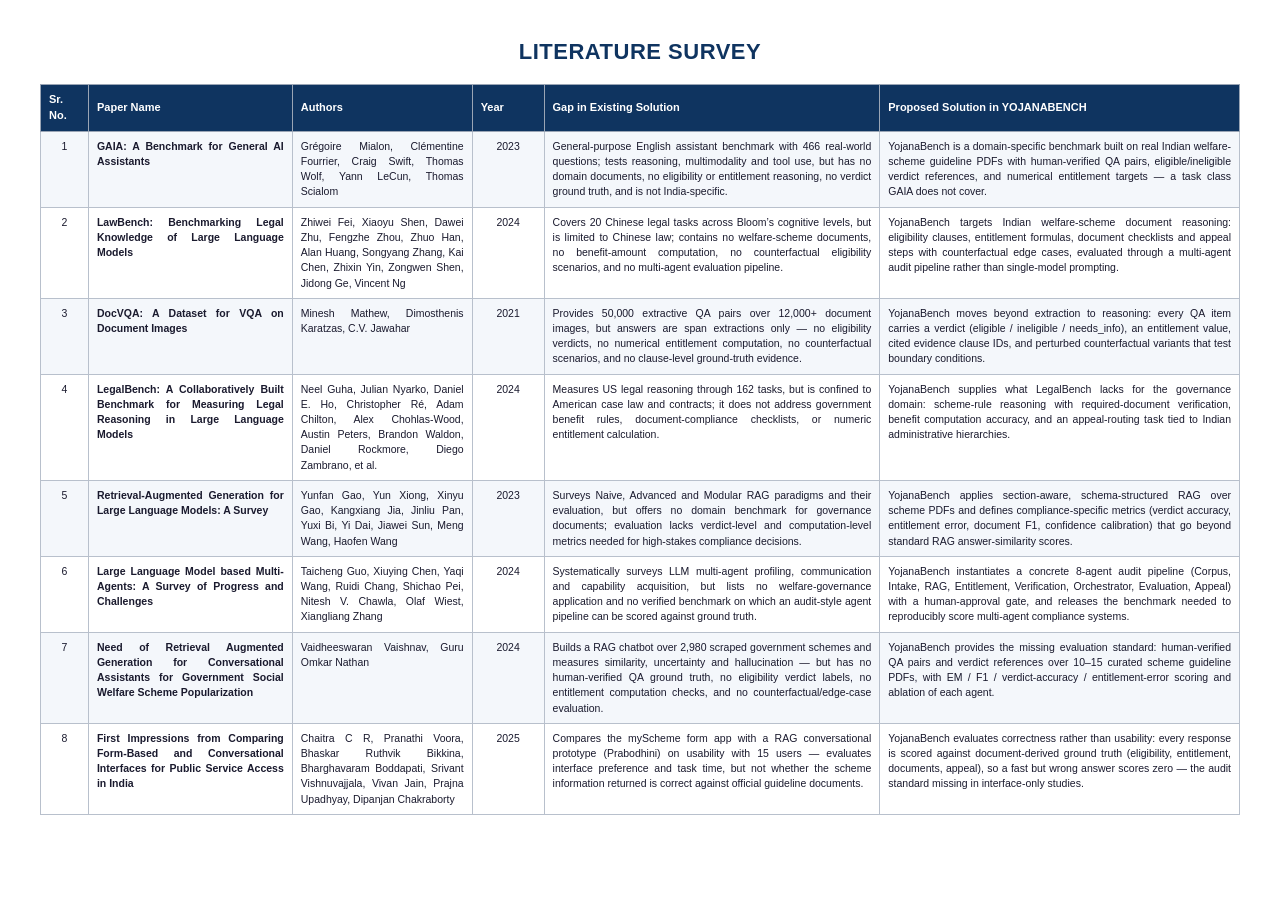
<file: YojanaBench/docs/YojanaBench_Literature_Survey.html>
<!DOCTYPE html>
<html lang="en">
<head>
<meta charset="UTF-8">
<title>Literature Survey — YojanaBench</title>
<style>
  * { box-sizing: border-box; margin: 0; padding: 0; }
  body {
    font-family: 'Segoe UI', Arial, sans-serif; color: #1a1a2e; background: #fff;
    line-height: 1.45; font-size: 12px; padding: 36px 40px;
  }
  h1 { font-size: 22px; color: #0f3460; text-align: center; letter-spacing: 0.5px; margin-bottom: 16px; }
  table { border-collapse: collapse; width: 100%; font-size: 10.5px; }
  th { background: #0f3460; color: #fff; text-align: left; padding: 7px 8px; border: 1px solid #9aa5b5; font-size: 11px; }
  td { border: 1px solid #b8c0cc; padding: 7px 8px; vertical-align: top; text-align: justify; }
  tr:nth-child(even) td { background: #f4f7fb; }
  .num { text-align: center; width: 4%; }
  .paper { width: 17%; font-weight: 600; }
  .authors { width: 15%; }
  .year { text-align: center; width: 6%; }
  .gap { width: 28%; }
  .sol { width: 30%; }
  .note { text-align: center; color: #555; font-size: 10.5px; margin-top: 10px; }
</style>
</head>
<body>

<h1>LITERATURE SURVEY</h1>

<table>
  <tr>
    <th>Sr. No.</th>
    <th>Paper Name</th>
    <th>Authors</th>
    <th>Year</th>
    <th>Gap in Existing Solution</th>
    <th>Proposed Solution in YOJANABENCH</th>
  </tr>

  <tr>
    <td class="num">1</td>
    <td class="paper">GAIA: A Benchmark for General AI Assistants</td>
    <td class="authors">Gr&eacute;goire Mialon, Cl&eacute;mentine Fourrier, Craig Swift, Thomas Wolf, Yann LeCun, Thomas Scialom</td>
    <td class="year">2023</td>
    <td class="gap">General-purpose English assistant benchmark with 466 real-world questions; tests reasoning, multimodality and tool use, but has no domain documents, no eligibility or entitlement reasoning, no verdict ground truth, and is not India-specific.</td>
    <td class="sol">YojanaBench is a domain-specific benchmark built on real Indian welfare-scheme guideline PDFs with human-verified QA pairs, eligible/ineligible verdict references, and numerical entitlement targets — a task class GAIA does not cover.</td>
  </tr>

  <tr>
    <td class="num">2</td>
    <td class="paper">LawBench: Benchmarking Legal Knowledge of Large Language Models</td>
    <td class="authors">Zhiwei Fei, Xiaoyu Shen, Dawei Zhu, Fengzhe Zhou, Zhuo Han, Alan Huang, Songyang Zhang, Kai Chen, Zhixin Yin, Zongwen Shen, Jidong Ge, Vincent Ng</td>
    <td class="year">2024</td>
    <td class="gap">Covers 20 Chinese legal tasks across Bloom&rsquo;s cognitive levels, but is limited to Chinese law; contains no welfare-scheme documents, no benefit-amount computation, no counterfactual eligibility scenarios, and no multi-agent evaluation pipeline.</td>
    <td class="sol">YojanaBench targets Indian welfare-scheme document reasoning: eligibility clauses, entitlement formulas, document checklists and appeal steps with counterfactual edge cases, evaluated through a multi-agent audit pipeline rather than single-model prompting.</td>
  </tr>

  <tr>
    <td class="num">3</td>
    <td class="paper">DocVQA: A Dataset for VQA on Document Images</td>
    <td class="authors">Minesh Mathew, Dimosthenis Karatzas, C.V. Jawahar</td>
    <td class="year">2021</td>
    <td class="gap">Provides 50,000 extractive QA pairs over 12,000+ document images, but answers are span extractions only — no eligibility verdicts, no numerical entitlement computation, no counterfactual scenarios, and no clause-level ground-truth evidence.</td>
    <td class="sol">YojanaBench moves beyond extraction to reasoning: every QA item carries a verdict (eligible / ineligible / needs_info), an entitlement value, cited evidence clause IDs, and perturbed counterfactual variants that test boundary conditions.</td>
  </tr>

  <tr>
    <td class="num">4</td>
    <td class="paper">LegalBench: A Collaboratively Built Benchmark for Measuring Legal Reasoning in Large Language Models</td>
    <td class="authors">Neel Guha, Julian Nyarko, Daniel E. Ho, Christopher R&eacute;, Adam Chilton, Alex Chohlas-Wood, Austin Peters, Brandon Waldon, Daniel Rockmore, Diego Zambrano, et al.</td>
    <td class="year">2024</td>
    <td class="gap">Measures US legal reasoning through 162 tasks, but is confined to American case law and contracts; it does not address government benefit rules, document-compliance checklists, or numeric entitlement calculation.</td>
    <td class="sol">YojanaBench supplies what LegalBench lacks for the governance domain: scheme-rule reasoning with required-document verification, benefit computation accuracy, and an appeal-routing task tied to Indian administrative hierarchies.</td>
  </tr>

  <tr>
    <td class="num">5</td>
    <td class="paper">Retrieval-Augmented Generation for Large Language Models: A Survey</td>
    <td class="authors">Yunfan Gao, Yun Xiong, Xinyu Gao, Kangxiang Jia, Jinliu Pan, Yuxi Bi, Yi Dai, Jiawei Sun, Meng Wang, Haofen Wang</td>
    <td class="year">2023</td>
    <td class="gap">Surveys Naive, Advanced and Modular RAG paradigms and their evaluation, but offers no domain benchmark for governance documents; evaluation lacks verdict-level and computation-level metrics needed for high-stakes compliance decisions.</td>
    <td class="sol">YojanaBench applies section-aware, schema-structured RAG over scheme PDFs and defines compliance-specific metrics (verdict accuracy, entitlement error, document F1, confidence calibration) that go beyond standard RAG answer-similarity scores.</td>
  </tr>

  <tr>
    <td class="num">6</td>
    <td class="paper">Large Language Model based Multi-Agents: A Survey of Progress and Challenges</td>
    <td class="authors">Taicheng Guo, Xiuying Chen, Yaqi Wang, Ruidi Chang, Shichao Pei, Nitesh V. Chawla, Olaf Wiest, Xiangliang Zhang</td>
    <td class="year">2024</td>
    <td class="gap">Systematically surveys LLM multi-agent profiling, communication and capability acquisition, but lists no welfare-governance application and no verified benchmark on which an audit-style agent pipeline can be scored against ground truth.</td>
    <td class="sol">YojanaBench instantiates a concrete 8-agent audit pipeline (Corpus, Intake, RAG, Entitlement, Verification, Orchestrator, Evaluation, Appeal) with a human-approval gate, and releases the benchmark needed to reproducibly score multi-agent compliance systems.</td>
  </tr>

  <tr>
    <td class="num">7</td>
    <td class="paper">Need of Retrieval Augmented Generation for Conversational Assistants for Government Social Welfare Scheme Popularization</td>
    <td class="authors">Vaidheeswaran Vaishnav, Guru Omkar Nathan</td>
    <td class="year">2024</td>
    <td class="gap">Builds a RAG chatbot over 2,980 scraped government schemes and measures similarity, uncertainty and hallucination — but has no human-verified QA ground truth, no eligibility verdict labels, no entitlement computation checks, and no counterfactual/edge-case evaluation.</td>
    <td class="sol">YojanaBench provides the missing evaluation standard: human-verified QA pairs and verdict references over 10&ndash;15 curated scheme guideline PDFs, with EM / F1 / verdict-accuracy / entitlement-error scoring and ablation of each agent.</td>
  </tr>

  <tr>
    <td class="num">8</td>
    <td class="paper">First Impressions from Comparing Form-Based and Conversational Interfaces for Public Service Access in India</td>
    <td class="authors">Chaitra C R, Pranathi Voora, Bhaskar Ruthvik Bikkina, Bharghavaram Boddapati, Srivant Vishnuvajjala, Vivan Jain, Prajna Upadhyay, Dipanjan Chakraborty</td>
    <td class="year">2025</td>
    <td class="gap">Compares the myScheme form app with a RAG conversational prototype (Prabodhini) on usability with 15 users — evaluates interface preference and task time, but not whether the scheme information returned is correct against official guideline documents.</td>
    <td class="sol">YojanaBench evaluates correctness rather than usability: every response is scored against document-derived ground truth (eligibility, entitlement, documents, appeal), so a fast but wrong answer scores zero — the audit standard missing in interface-only studies.</td>
  </tr>
</table>

</body>
</html>
</file>
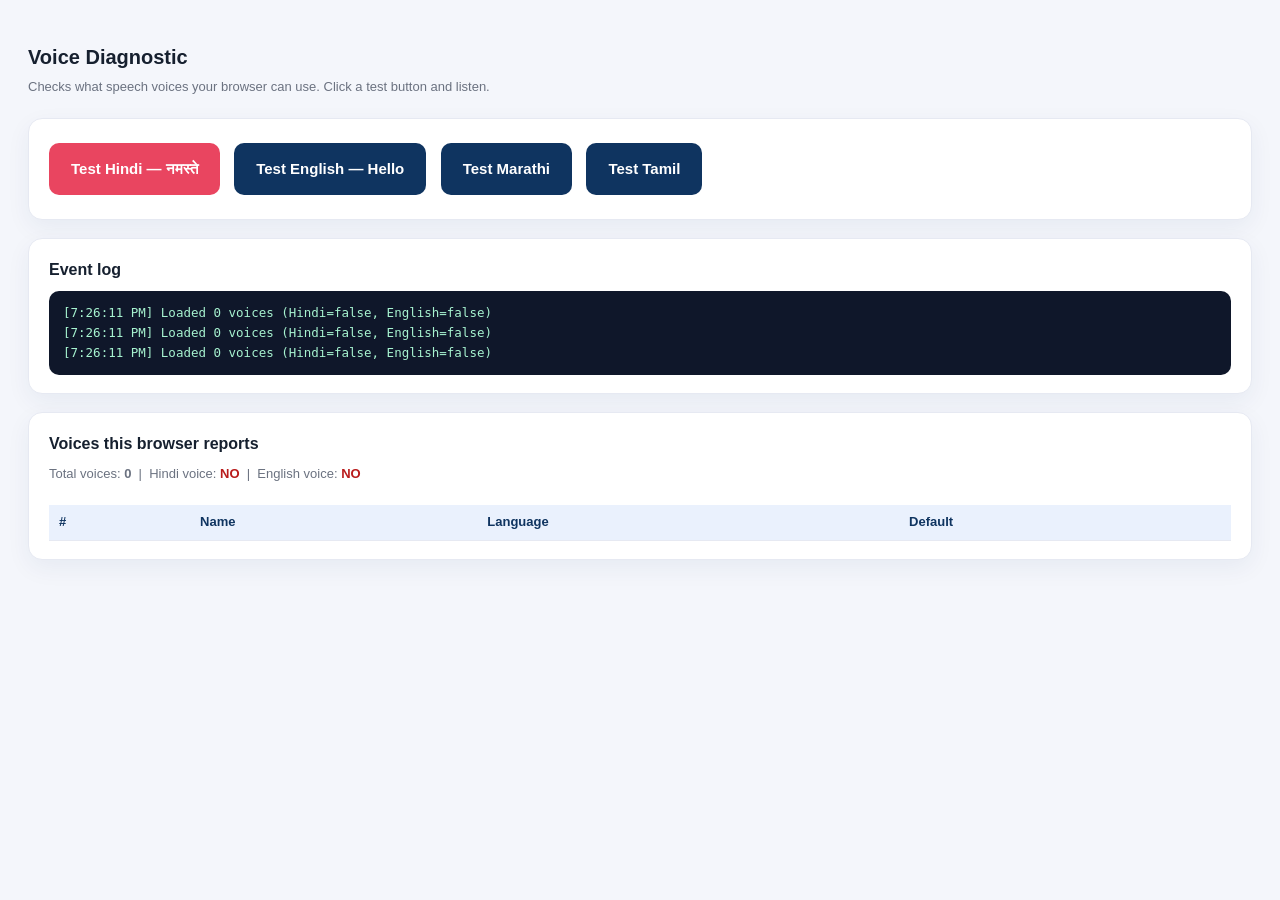
<file: YojanaBench/frontend/voicetest.html>
<!DOCTYPE html>
<html lang="en">
<head>
  <meta charset="UTF-8" />
  <meta name="viewport" content="width=device-width, initial-scale=1.0" />
  <title>Voice Diagnostic — YojanaBench</title>
  <style>
    body { font-family: "Segoe UI", Arial, sans-serif; background: #f4f6fb; color: #16202f;
           margin: 0; padding: 28px; line-height: 1.6; }
    h1 { font-size: 20px; margin-bottom: 4px; }
    .sub { color: #6b7280; margin-bottom: 20px; font-size: 13px; }
    .card { background: #fff; border: 1px solid #e6e9f2; border-radius: 14px;
            padding: 18px 20px; margin-bottom: 18px; box-shadow: 0 8px 24px rgba(15,52,96,.06); }
    button { font: inherit; font-weight: 700; font-size: 15px; padding: 14px 22px;
             border: none; border-radius: 10px; background: #0f3460; color: #fff;
             cursor: pointer; margin: 6px 10px 6px 0; }
    button:hover { background: #1c2c52; }
    button.alt { background: #e94560; }
    button.alt:hover { background: #d13b56; }
    #log { background: #0f172a; color: #a7f3d0; font-family: Consolas, monospace;
           font-size: 12.5px; padding: 12px 14px; border-radius: 10px; min-height: 40px;
           white-space: pre-wrap; }
    table { width: 100%; border-collapse: collapse; font-size: 13px; }
    th, td { text-align: left; padding: 7px 10px; border-bottom: 1px solid #e6e9f2; }
    th { background: #eaf1fd; color: #0f3460; }
    .yes { color: #15803d; font-weight: 700; }
    .no { color: #b91c1c; font-weight: 700; }
  </style>
</head>
<body>
  <h1>Voice Diagnostic</h1>
  <div class="sub">Checks what speech voices your browser can use. Click a test button and listen.</div>

  <div class="card">
    <button class="alt" onclick="test('hi')">Test Hindi — नमस्ते</button>
    <button onclick="test('en')">Test English — Hello</button>
    <button onclick="test('mr')">Test Marathi</button>
    <button onclick="test('ta')">Test Tamil</button>
  </div>

  <div class="card">
    <div style="font-weight:700;margin-bottom:8px">Event log</div>
    <div id="log">(waiting…)</div>
  </div>

  <div class="card">
    <div style="font-weight:700;margin-bottom:8px">Voices this browser reports</div>
    <div id="summary" class="sub"></div>
    <table id="voices"><thead><tr><th>#</th><th>Name</th><th>Language</th><th>Default</th></tr></thead>
      <tbody></tbody></table>
  </div>

  <script>
    const logEl = document.getElementById("log");
    const lines = [];
    function log(msg, cls) {
      const t = new Date().toLocaleTimeString();
      lines.push("[" + t + "] " + msg);
      logEl.innerHTML = lines.map((l) => escapeHtml(l)).join("\n");
      if (cls === "err") logEl.style.color = "#fca5a5";
    }
    function escapeHtml(s) {
      return s.replace(/&/g, "&amp;").replace(/</g, "&lt;").replace(/>/g, "&gt;");
    }

    const WELCOME = {
      hi: { text: "नमस्ते! योजना बेंच में आपका स्वागत है। मैं आपकी आज मदद करूँगी।", lang: "hi-IN" },
      en: { text: "Hello, welcome to Yojana Bench. I am here to help you.", lang: "en-IN" },
      mr: { text: "नमस्कार! योजना बेंच मध्ये आपले स्वागत आहे.", lang: "mr-IN" },
      ta: { text: "வணக்கம்! யோஜனா பெஞ்சுக்கு வரவேற்கிறோம்.", lang: "ta-IN" },
    };

    function voiceFor(lang) {
      const base = lang.split("-")[0];
      const voices = speechSynthesis.getVoices() || [];
      return voices.find((v) => v.lang && v.lang.toLowerCase() === lang.toLowerCase())
        || voices.find((v) => v.lang && v.lang.toLowerCase().startsWith(base))
        || null;
    }

    function test(key) {
      const w = WELCOME[key];
      if (!window.speechSynthesis) { log("speechSynthesis NOT supported", "err"); return; }
      const v = voiceFor(w.lang);
      const u = new SpeechSynthesisUtterance(w.text);
      if (v) { u.voice = v; u.lang = v.lang; log("Using voice: " + v.name + " [" + v.lang + "]"); }
      else { u.lang = w.lang; log("No matching voice for " + w.lang + " — using browser default", "err"); }
      u.rate = 0.95; u.volume = 1;
      u.onstart = () => log("START " + key + " utterance (" + w.lang + ")");
      u.onend = () => log("END " + key);
      u.onerror = (e) => log("ERROR " + key + ": " + (e && e.error), "err");
      speechSynthesis.cancel();
      speechSynthesis.speak(u);
    }

    function renderVoices() {
      if (!window.speechSynthesis) {
        log("speechSynthesis NOT supported in this browser", "err");
        document.getElementById("summary").textContent = "Not supported.";
        return;
      }
      const voices = speechSynthesis.getVoices() || [];
      const tbody = document.querySelector("#voices tbody");
      tbody.innerHTML = voices.map((v, i) =>
        "<tr><td>" + i + "</td><td>" + escapeHtml(v.name) + "</td><td>" +
        escapeHtml(v.lang) + "</td><td>" + (v.default ? "yes" : "") + "</td></tr>").join("");
      const hasHi = !!voiceFor("hi-IN");
      const hasEn = !!voiceFor("en-IN") || !!voiceFor("en-US");
      document.getElementById("summary").innerHTML =
        "Total voices: <b>" + voices.length + "</b> &nbsp;|&nbsp; " +
        "Hindi voice: <span class='" + (hasHi ? "yes'>YES" : "no'>NO") + "</span> &nbsp;|&nbsp; " +
        "English voice: <span class='" + (hasEn ? "yes'>YES" : "no'>NO") + "</span>";
      log("Loaded " + voices.length + " voices (Hindi=" + hasHi + ", English=" + hasEn + ")");
    }

    if (window.speechSynthesis) {
      speechSynthesis.onvoiceschanged = renderVoices;
      renderVoices();
      setTimeout(renderVoices, 800);
      setTimeout(renderVoices, 2500);
    } else {
      renderVoices();
    }
  </script>
</body>
</html>
</file>
